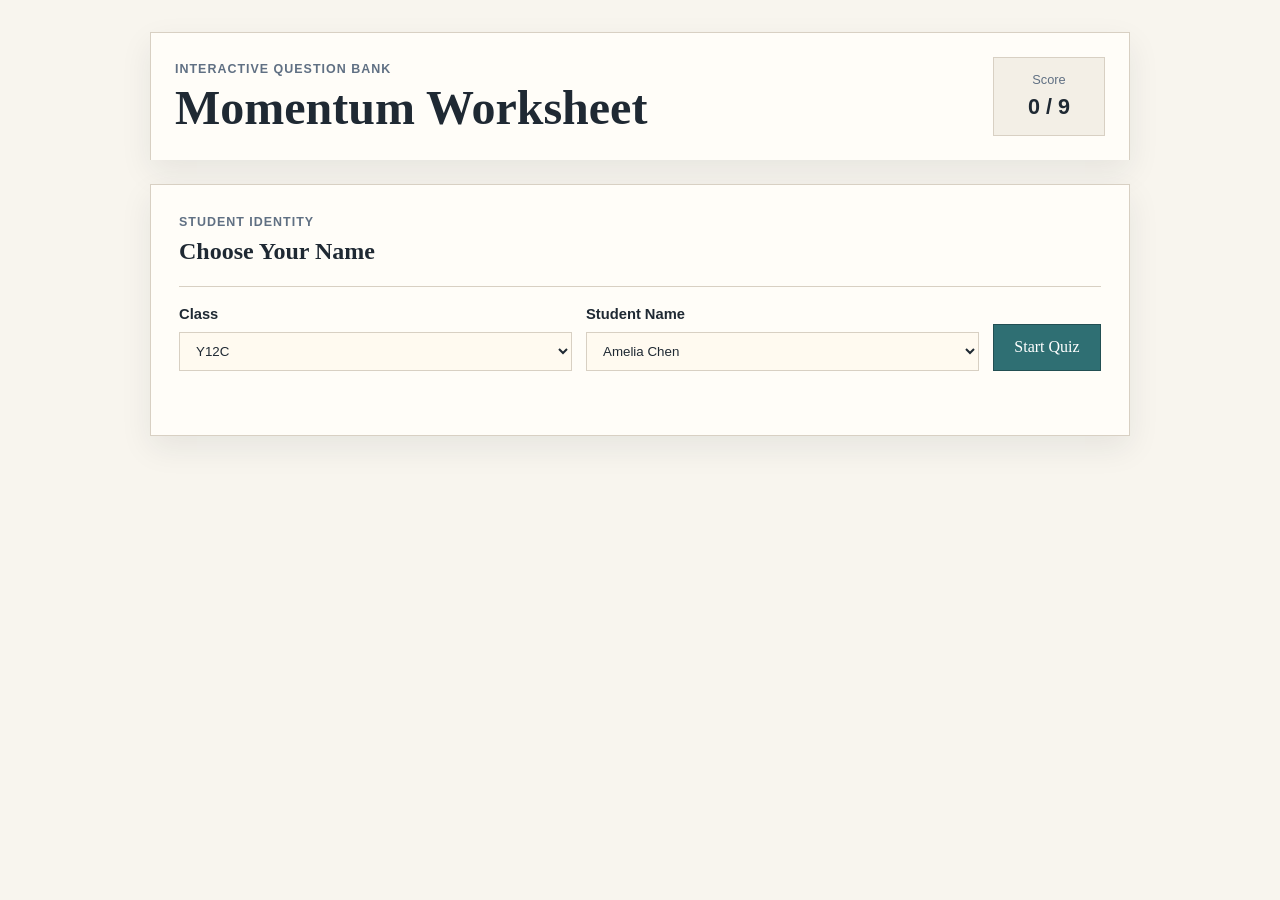
<file: index.html>
<!doctype html>
<html lang="en">
  <head>
    <meta charset="utf-8">
    <meta name="viewport" content="width=device-width, initial-scale=1">
    <title>Momentum Question Bank</title>
    <link rel="stylesheet" href="style.css">
  </head>
  <body>
    <main class="page-shell">
      <header class="page-header">
        <div>
          <p class="eyebrow">Interactive Question Bank</p>
          <h1>Momentum Worksheet</h1>
        </div>
        <div class="score-card" aria-live="polite">
          <span>Score</span>
          <strong id="score">0 / 9</strong>
        </div>
      </header>

      <section id="student-start-panel" class="student-start-panel">
        <div class="review-header">
          <div>
            <p class="eyebrow">Student identity</p>
            <h2>Choose Your Name</h2>
          </div>
        </div>

        <form id="student-start-form" class="student-start-form">
          <label>
            <span>Class</span>
            <select id="class-select" required></select>
          </label>
          <label>
            <span>Student Name</span>
            <select id="student-select" required></select>
          </label>
          <button id="start-quiz-button" type="submit">Start Quiz</button>
        </form>

        <div id="student-start-status" class="submission-status" aria-live="polite"></div>
      </section>

      <section id="quiz-panel" class="quiz-panel" aria-labelledby="question-title" hidden>
        <div class="quiz-meta">
          <span id="question-position">Question 1 of 11</span>
          <span id="question-type">Multiple choice</span>
          <span id="student-identity-label"></span>
        </div>

        <h2 id="question-title">Loading question...</h2>
        <div id="question-text" class="question-text"></div>
        <div id="topic-tags" class="topic-tags"></div>

        <form id="answer-form" class="answer-form"></form>

        <div id="feedback" class="feedback" aria-live="polite" hidden></div>

        <div class="actions">
          <button id="prev-button" type="button">Previous</button>
          <button id="submit-button" type="button">Submit</button>
          <button id="next-button" type="button">Next</button>
        </div>
      </section>

      <section id="review-section" class="review-panel" hidden>
        <div class="review-header">
          <div>
            <p class="eyebrow">Review</p>
            <h2>Review Mistakes</h2>
          </div>
          <p id="final-score"></p>
        </div>
        <div id="mistakes-list" class="mistakes-list"></div>
      </section>

      <section id="teacher-submission-section" class="teacher-submission-panel" hidden>
        <div class="review-header">
          <div>
            <p class="eyebrow">Teacher record</p>
            <h2>Submit to Teacher</h2>
          </div>
          <p id="submission-score-summary"></p>
        </div>

        <form id="teacher-submission-form" class="teacher-submission-form">
          <p id="teacher-submission-identity" class="selected-student-summary"></p>
          <button id="teacher-submit-button" type="submit">Submit to Teacher</button>
        </form>

        <div id="teacher-submission-status" class="submission-status" aria-live="polite"></div>
      </section>
    </main>

    <script src="script.js"></script>
  </body>
</html>
</file>
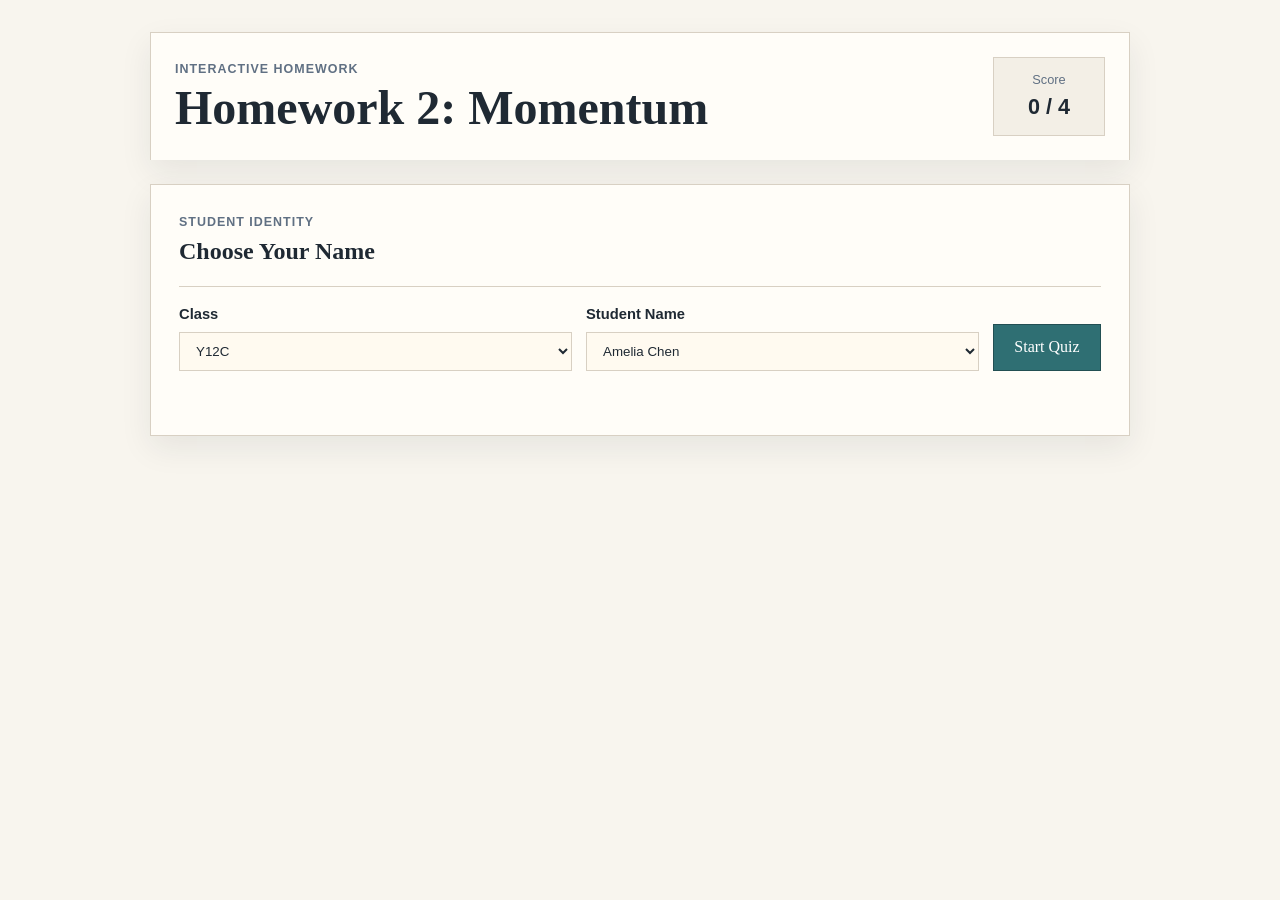
<file: homework-2/index.html>
<!doctype html>
<html lang="en">
  <head>
    <meta charset="utf-8">
    <meta name="viewport" content="width=device-width, initial-scale=1">
    <title>Homework 2: Momentum</title>
    <link rel="stylesheet" href="style.css">
  </head>
  <body>
    <main class="page-shell">
      <header class="page-header">
        <div>
          <p class="eyebrow">Interactive Homework</p>
          <h1>Homework 2: Momentum</h1>
        </div>
        <div class="score-card" aria-live="polite">
          <span>Score</span>
          <strong id="score">0 / 4</strong>
        </div>
      </header>

      <section id="student-start-panel" class="student-start-panel">
        <div class="review-header">
          <div>
            <p class="eyebrow">Student identity</p>
            <h2>Choose Your Name</h2>
          </div>
        </div>

        <form id="student-start-form" class="student-start-form">
          <label>
            <span>Class</span>
            <select id="class-select" required></select>
          </label>
          <label>
            <span>Student Name</span>
            <select id="student-select" required></select>
          </label>
          <button id="start-quiz-button" type="submit">Start Quiz</button>
        </form>

        <div id="student-start-status" class="submission-status" aria-live="polite"></div>
      </section>

      <section id="quiz-panel" class="quiz-panel" aria-labelledby="question-title" hidden>
        <div class="quiz-meta">
          <span id="question-position">Question 1 of 5</span>
          <span id="question-type">Multiple choice</span>
          <span id="student-identity-label"></span>
        </div>

        <h2 id="question-title">Loading question...</h2>
        <div id="question-text" class="question-text"></div>
        <div id="topic-tags" class="topic-tags"></div>

        <form id="answer-form" class="answer-form"></form>

        <div id="feedback" class="feedback" aria-live="polite" hidden></div>

        <div class="actions">
          <button id="prev-button" type="button">Previous</button>
          <button id="submit-button" type="button">Submit</button>
          <button id="next-button" type="button">Next</button>
        </div>
      </section>

      <section id="review-section" class="review-panel" hidden>
        <div class="review-header">
          <div>
            <p class="eyebrow">Review</p>
            <h2>Review Mistakes</h2>
          </div>
          <p id="final-score"></p>
        </div>
        <div id="mistakes-list" class="mistakes-list"></div>
      </section>

      <section id="teacher-submission-section" class="teacher-submission-panel" hidden>
        <div class="review-header">
          <div>
            <p class="eyebrow">Teacher record</p>
            <h2>Submit to Teacher</h2>
          </div>
          <p id="submission-score-summary"></p>
        </div>

        <form id="teacher-submission-form" class="teacher-submission-form">
          <p id="teacher-submission-identity" class="selected-student-summary"></p>
          <button id="teacher-submit-button" type="submit">Submit to Teacher</button>
        </form>

        <div id="teacher-submission-status" class="submission-status" aria-live="polite"></div>
      </section>
    </main>

    <script src="script.js?v=20260510-encoding-fix"></script>
  </body>
</html>
</file>
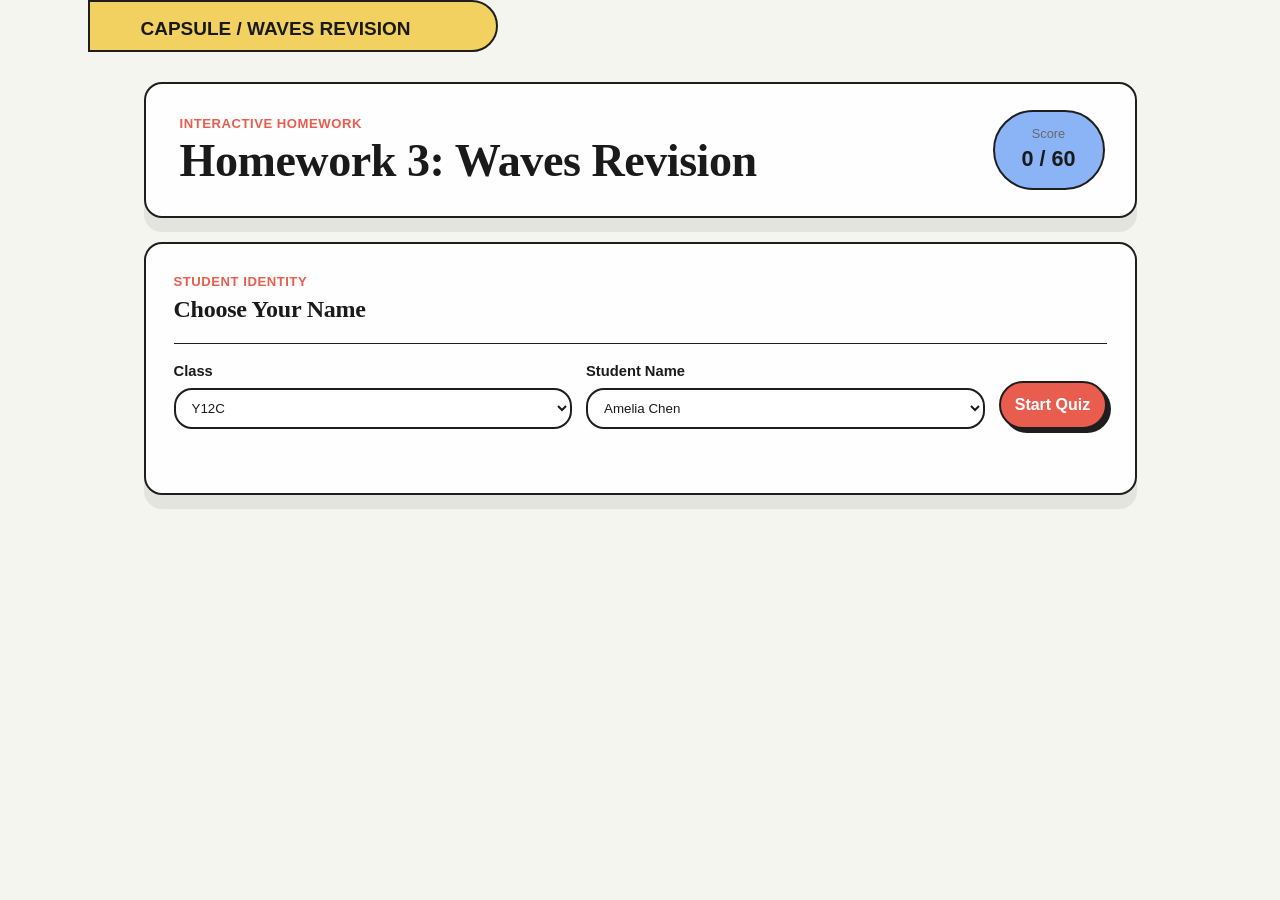
<file: homework-3/index.html>
<!doctype html>
<html lang="en">
  <head>
    <meta charset="utf-8">
    <meta name="viewport" content="width=device-width, initial-scale=1">
    <meta http-equiv="Cache-Control" content="no-cache, no-store, must-revalidate">
    <meta http-equiv="Pragma" content="no-cache">
    <meta http-equiv="Expires" content="0">
    <title>Homework 3: Waves Revision</title>
    <link rel="stylesheet" href="style.css">
  </head>
  <body>
    <main class="page-shell">
      <header class="page-header">
        <div>
          <p class="eyebrow">Interactive Homework</p>
          <h1>Homework 3: Waves Revision</h1>
        </div>
        <div class="score-card" aria-live="polite">
          <span>Score</span>
          <strong id="score">0 / 60</strong>
        </div>
      </header>

      <section id="student-start-panel" class="student-start-panel">
        <div class="review-header">
          <div>
            <p class="eyebrow">Student identity</p>
            <h2>Choose Your Name</h2>
          </div>
        </div>

        <form id="student-start-form" class="student-start-form">
          <label>
            <span>Class</span>
            <select id="class-select" required></select>
          </label>
          <label>
            <span>Student Name</span>
            <select id="student-select" required></select>
          </label>
          <button id="start-quiz-button" type="submit">Start Quiz</button>
        </form>

        <div id="student-start-status" class="submission-status" aria-live="polite"></div>
      </section>

      <section id="quiz-panel" class="quiz-panel" aria-labelledby="questions-list-title" hidden>
        <div class="quiz-meta">
          <span id="question-position">60 questions</span>
          <span id="question-type">Multiple choice</span>
          <span id="student-identity-label"></span>
        </div>

        <h2 id="questions-list-title">Answer the questions in order</h2>
        <div id="questions-list" class="questions-list"></div>
      </section>

      <section id="review-section" class="review-panel" hidden>
        <div class="review-header">
          <div>
            <p class="eyebrow">Review</p>
            <h2>Review Mistakes</h2>
          </div>
          <p id="final-score"></p>
        </div>
        <div id="mistakes-list" class="mistakes-list"></div>
      </section>

      <section id="teacher-submission-section" class="teacher-submission-panel" hidden>
        <div class="review-header">
          <div>
            <p class="eyebrow">Teacher record</p>
            <h2>Submit to Teacher</h2>
          </div>
          <p id="submission-score-summary"></p>
        </div>

        <form id="teacher-submission-form" class="teacher-submission-form">
          <p id="teacher-submission-identity" class="selected-student-summary"></p>
          <button id="teacher-submit-button" type="submit">Submit to Teacher</button>
        </form>

        <div id="teacher-submission-status" class="submission-status" aria-live="polite"></div>
      </section>
    </main>

    <script src="questions-data.js?v=20260511-homework3-max60"></script>
    <script src="script-max60.js?v=20260511-homework3-max60"></script>
  </body>
</html>
</file>
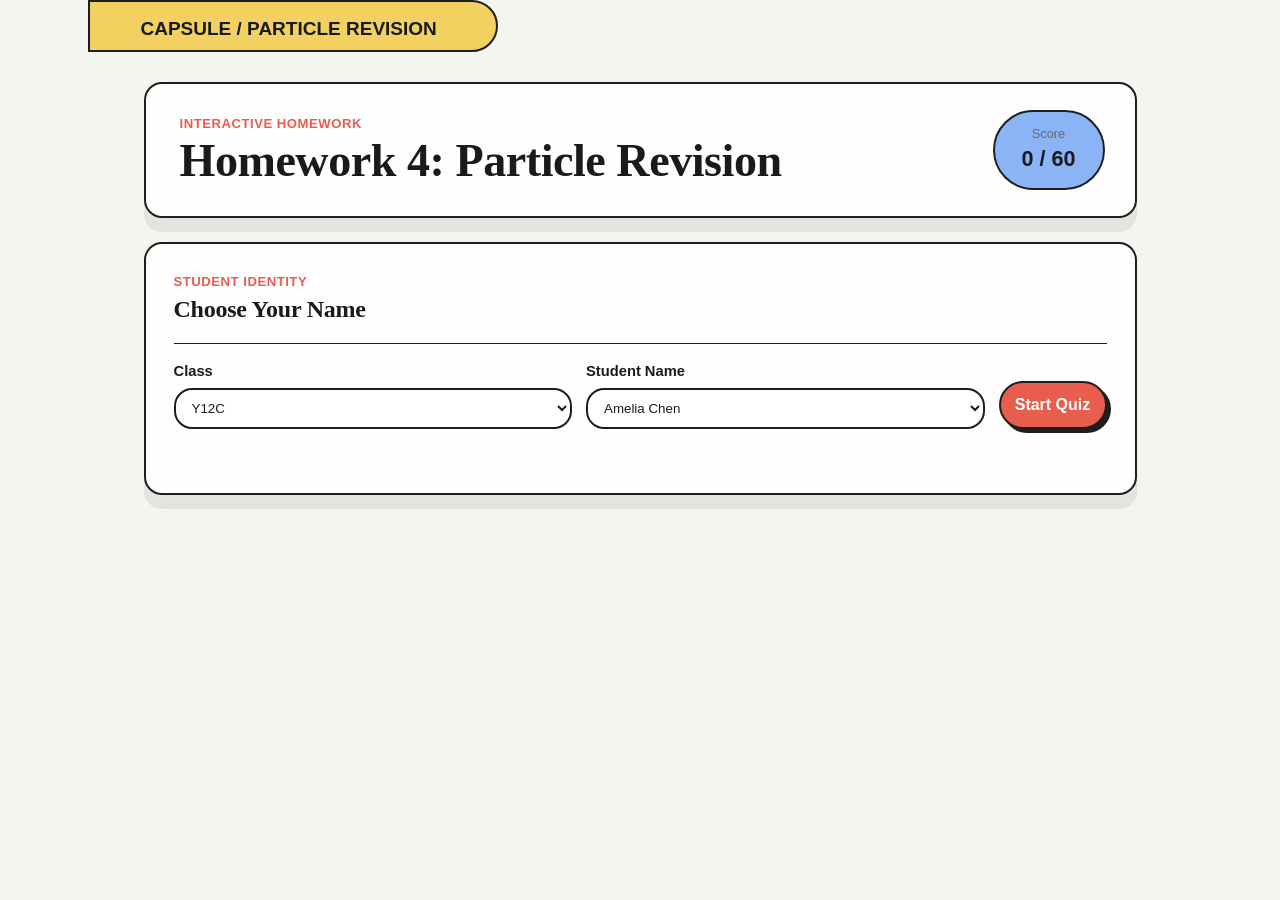
<file: homework-4/index.html>
<!doctype html>
<html lang="en">
  <head>
    <meta charset="utf-8">
    <meta name="viewport" content="width=device-width, initial-scale=1">
    <meta http-equiv="Cache-Control" content="no-cache, no-store, must-revalidate">
    <meta http-equiv="Pragma" content="no-cache">
    <meta http-equiv="Expires" content="0">
    <title>Homework 4: Particle Revision</title>
    <link rel="stylesheet" href="style.css">
  </head>
  <body>
    <main class="page-shell">
      <header class="page-header">
        <div>
          <p class="eyebrow">Interactive Homework</p>
          <h1>Homework 4: Particle Revision</h1>
        </div>
        <div class="score-card" aria-live="polite">
          <span>Score</span>
          <strong id="score">0 / 60</strong>
        </div>
      </header>

      <section id="student-start-panel" class="student-start-panel">
        <div class="review-header">
          <div>
            <p class="eyebrow">Student identity</p>
            <h2>Choose Your Name</h2>
          </div>
        </div>

        <form id="student-start-form" class="student-start-form">
          <label>
            <span>Class</span>
            <select id="class-select" required></select>
          </label>
          <label>
            <span>Student Name</span>
            <select id="student-select" required></select>
          </label>
          <button id="start-quiz-button" type="submit">Start Quiz</button>
        </form>

        <div id="student-start-status" class="submission-status" aria-live="polite"></div>
      </section>

      <section id="quiz-panel" class="quiz-panel" aria-labelledby="questions-list-title" hidden>
        <div class="quiz-meta">
          <span id="question-position">60 questions</span>
          <span id="question-type">Multiple choice</span>
          <span id="student-identity-label"></span>
        </div>

        <h2 id="questions-list-title">Answer the questions in order</h2>
        <div id="questions-list" class="questions-list"></div>
      </section>

      <section id="review-section" class="review-panel" hidden>
        <div class="review-header">
          <div>
            <p class="eyebrow">Review</p>
            <h2>Review Mistakes</h2>
          </div>
          <p id="final-score"></p>
        </div>
        <div id="mistakes-list" class="mistakes-list"></div>
      </section>

      <section id="teacher-submission-section" class="teacher-submission-panel" hidden>
        <div class="review-header">
          <div>
            <p class="eyebrow">Teacher record</p>
            <h2>Submit to Teacher</h2>
          </div>
          <p id="submission-score-summary"></p>
        </div>

        <form id="teacher-submission-form" class="teacher-submission-form">
          <p id="teacher-submission-identity" class="selected-student-summary"></p>
          <button id="teacher-submit-button" type="submit">Submit to Teacher</button>
        </form>

        <div id="teacher-submission-status" class="submission-status" aria-live="polite"></div>
      </section>
    </main>

    <script src="questions-data.js?v=20260518-homework4"></script>
    <script src="script-homework4.js?v=20260518-homework4"></script>
  </body>
</html>
</file>
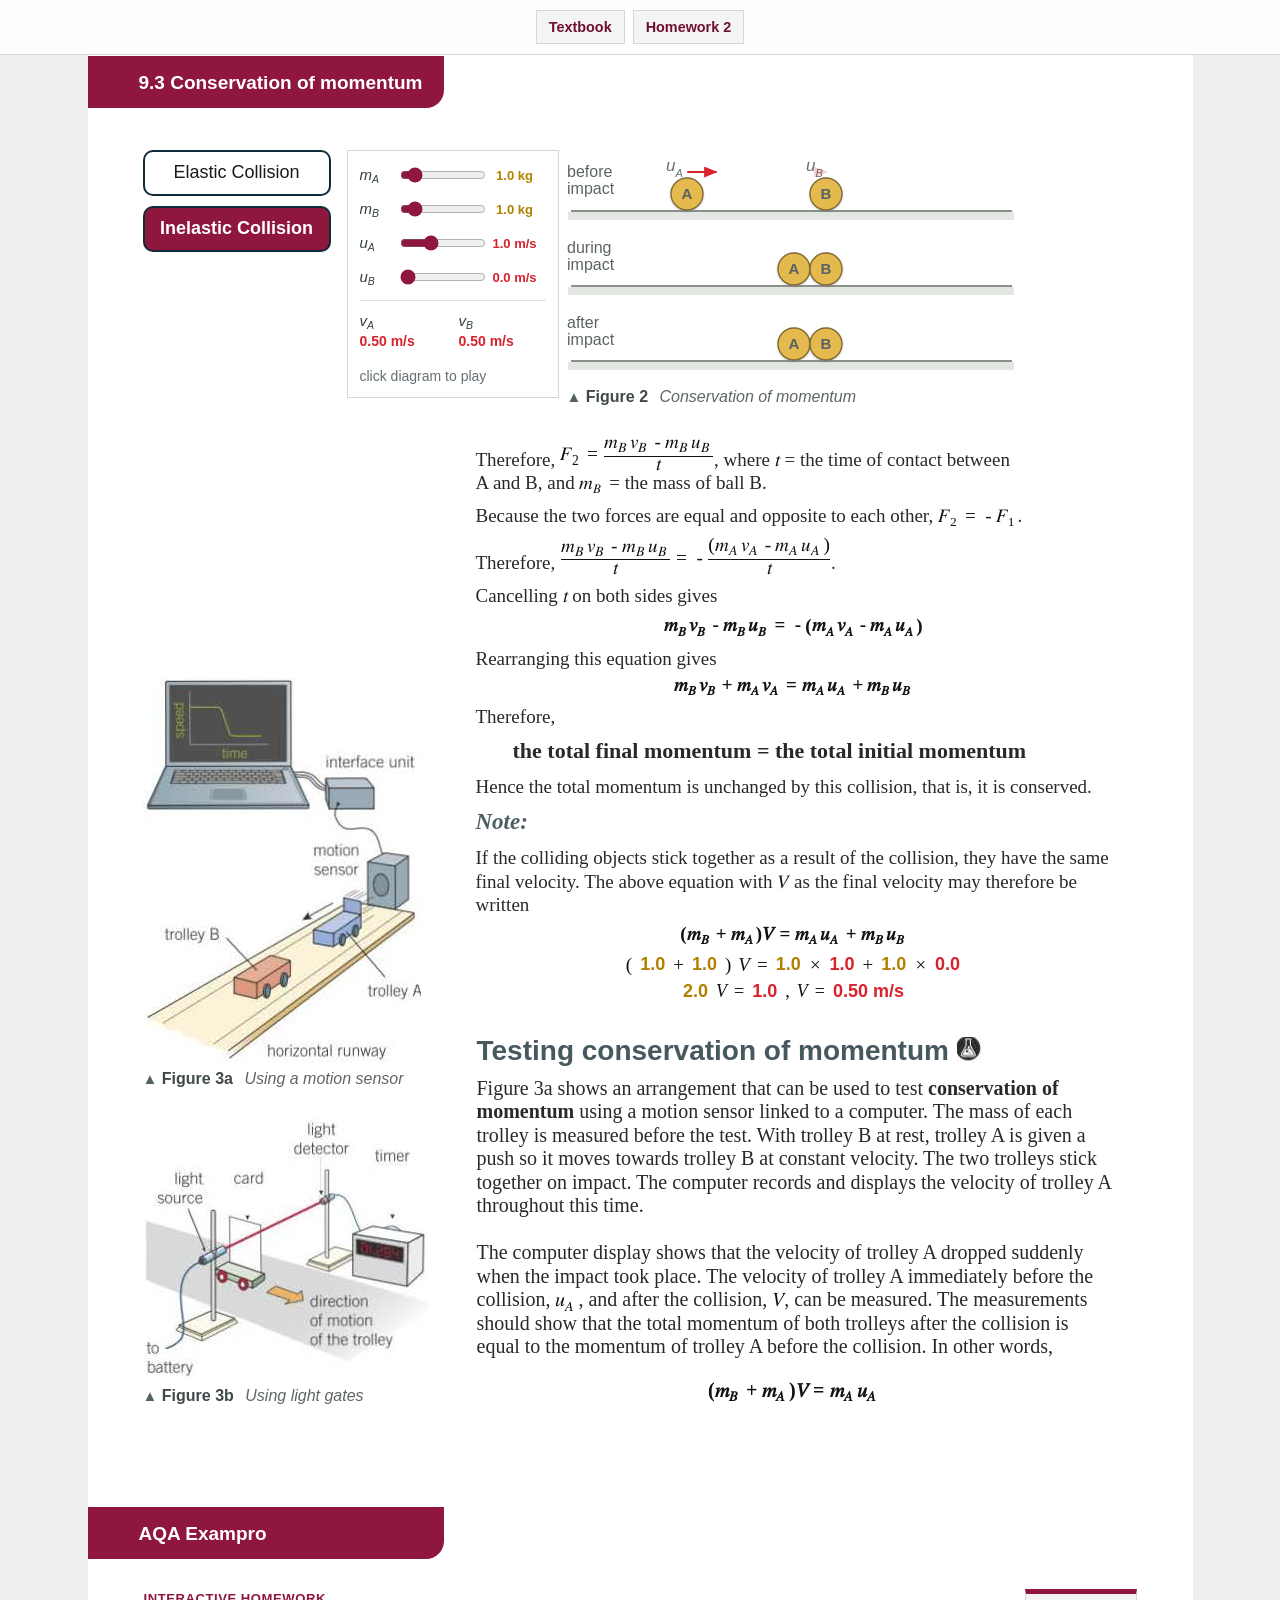
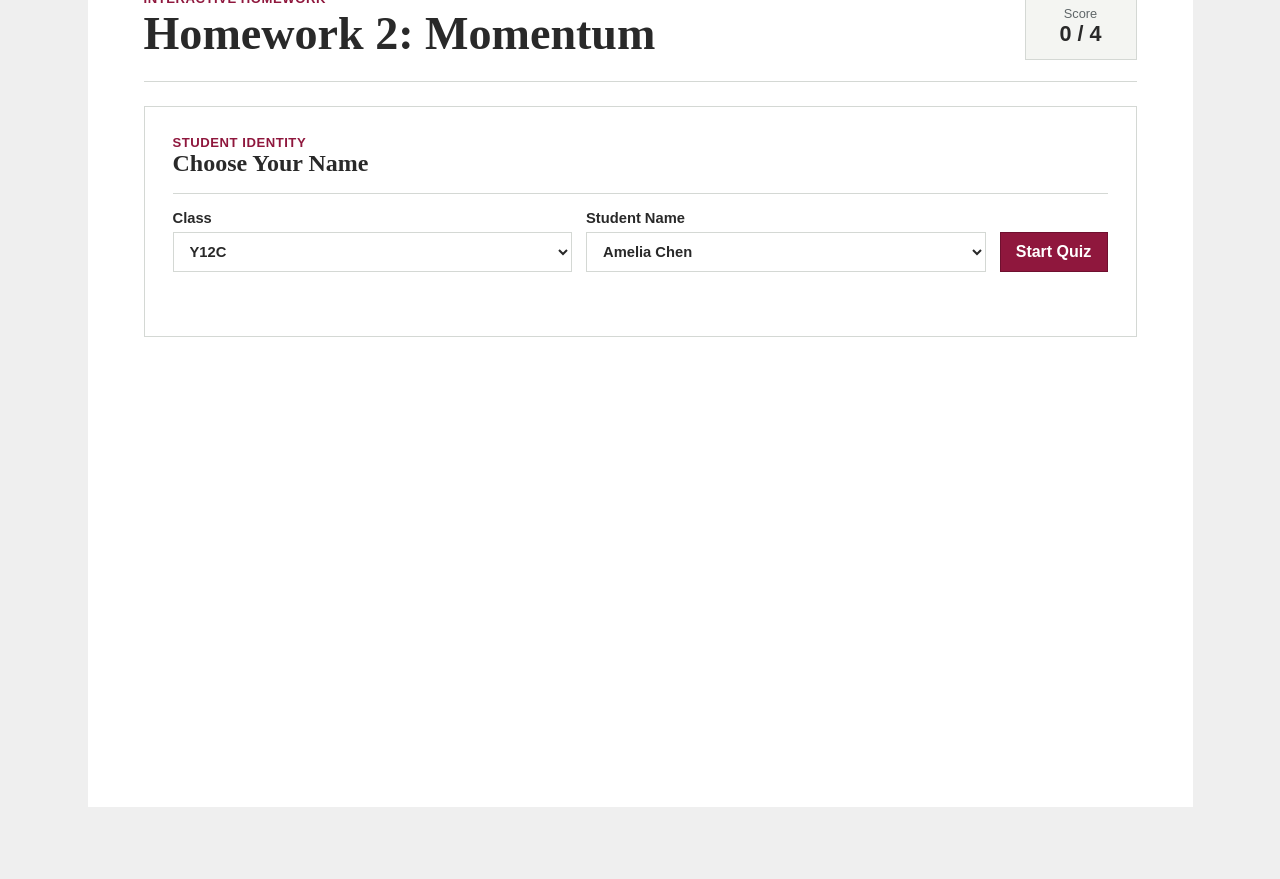
<file: textbook-homework/index.html>
<!doctype html>
<html lang="en">
  <head>
    <meta charset="utf-8">
    <meta name="viewport" content="width=device-width, initial-scale=1, minimum-scale=0.25, maximum-scale=5, user-scalable=yes">
    <title>9.3 Conservation of Momentum + Homework 2</title>
    <link rel="stylesheet" href="style.css">
  </head>
  <body>
    <main class="book-shell">
      <nav class="top-bar" aria-label="Section navigation">
        <a href="#textbook">Textbook</a>
        <a href="#homework">Homework 2</a>
      </nav>

      <section id="textbook" class="textbook-section" aria-label="Textbook page">
        <article class="textbook-page" aria-label="AQA Physics textbook page 162">
          <header class="section-tab">9.3 Conservation of momentum</header>

          <figure class="figure figure-2">
            <div class="figure2-mode-controls" aria-label="Collision type">
              <label>
                <input type="radio" name="figure2-collision-type" value="elastic">
                <span>Elastic Collision</span>
              </label>
              <label>
                <input type="radio" name="figure2-collision-type" value="inelastic" checked>
                <span>Inelastic Collision</span>
              </label>
            </div>

            <div class="figure2-controls" aria-label="Figure 2 collision variables">
              <label>
                <span>m<sub>A</sub></span>
                <input id="figure2-mA" type="range" min="0.5" max="5" step="0.1" value="1">
                <output id="figure2-mA-value" class="param-value mass-value">1.0 kg</output>
              </label>
              <label>
                <span>m<sub>B</sub></span>
                <input id="figure2-mB" type="range" min="0.5" max="5" step="0.1" value="1">
                <output id="figure2-mB-value" class="param-value mass-value">1.0 kg</output>
              </label>
              <label>
                <span>u<sub>A</sub></span>
                <input id="figure2-uA" type="range" min="0" max="3" step="0.1" value="1">
                <output id="figure2-uA-value" class="param-value velocity-value">1.0 m/s</output>
              </label>
              <label>
                <span>u<sub>B</sub></span>
                <input id="figure2-uB" type="range" min="0" max="3" step="0.1" value="0">
                <output id="figure2-uB-value" class="param-value velocity-value">0.0 m/s</output>
              </label>
              <div class="figure2-results" aria-live="polite">
                <span>v<sub>A</sub> <strong id="figure2-vA-value" class="param-value final-value">0.50 m/s</strong></span>
                <span>v<sub>B</sub> <strong id="figure2-vB-value" class="param-value final-value">0.50 m/s</strong></span>
              </div>
              <p id="figure2-status" class="figure2-status">click diagram to play</p>
            </div>

            <svg class="figure2-svg" viewBox="0 0 447 226" role="button" tabindex="0" aria-label="Play Figure 2 collision animation">
              <defs>
                <marker id="figure2-arrow" markerWidth="6" markerHeight="5" refX="5.4" refY="2.5" orient="auto">
                  <path d="M0,0 L6,2.5 L0,5 Z"></path>
                </marker>
                <marker id="figure2-final-arrow" markerWidth="6" markerHeight="5" refX="5.4" refY="2.5" orient="auto">
                  <path d="M0,0 L6,2.5 L0,5 Z"></path>
                </marker>
                <marker id="figure2-force-arrow" markerWidth="6" markerHeight="5" refX="5.4" refY="2.5" orient="auto">
                  <path d="M0,0 L6,2.5 L0,5 Z"></path>
                </marker>
                <filter id="figure2-soft-shadow" x="-20%" y="-20%" width="140%" height="140%">
                  <feDropShadow dx="0" dy="1" stdDeviation="0.8" flood-color="#6c6658" flood-opacity="0.35"></feDropShadow>
                </filter>
              </defs>

              <g class="figure2-row figure2-row-before">
                <text class="figure2-row-label" x="0" y="27">before<tspan x="0" dy="17">impact</tspan></text>
                <line class="figure2-track-shadow" x1="5" y1="66" x2="444" y2="66"></line>
                <line class="figure2-track" x1="5" y1="61" x2="444" y2="61"></line>
                <g id="figure2-before-a" class="figure2-ball" transform="translate(120 44)">
                  <circle r="16"></circle>
                  <text y="5">A</text>
                </g>
                <g id="figure2-before-b" class="figure2-ball" transform="translate(259 44)">
                  <circle r="16"></circle>
                  <text y="5">B</text>
                </g>
                <text id="figure2-uA-label" class="figure2-symbol" x="99" y="21">u<tspan class="figure2-sub">A</tspan></text>
                <line id="figure2-uA-arrow" class="figure2-velocity" x1="121" y1="22" x2="153" y2="22"></line>
                <text id="figure2-uB-label" class="figure2-symbol" x="239" y="21">u<tspan class="figure2-sub">B</tspan></text>
                <line id="figure2-uB-arrow" class="figure2-velocity" x1="259" y1="22" x2="293" y2="22"></line>
              </g>

              <g class="figure2-row figure2-row-during">
                <text class="figure2-row-label" x="0" y="103">during<tspan x="0" dy="17">impact</tspan></text>
                <line class="figure2-track-shadow" x1="5" y1="141" x2="444" y2="141"></line>
                <line class="figure2-track" x1="5" y1="136" x2="444" y2="136"></line>
                <g id="figure2-during-a" class="figure2-ball" transform="translate(225 119)">
                  <circle r="16"></circle>
                  <text y="5">A</text>
                </g>
                <g id="figure2-during-b" class="figure2-ball" transform="translate(257 119)">
                  <circle r="16"></circle>
                  <text y="5">B</text>
                </g>
                <text id="figure2-f1-label" class="figure2-symbol figure2-force-label" x="188" y="111">F<tspan class="figure2-sub">1</tspan></text>
                <line id="figure2-during-a-arrow" class="figure2-velocity figure2-force-arrow" x1="225" y1="119" x2="193" y2="119"></line>
                <text id="figure2-f2-label" class="figure2-symbol figure2-force-label" x="292" y="111">F<tspan class="figure2-sub">2</tspan></text>
                <line id="figure2-during-b-arrow" class="figure2-velocity figure2-force-arrow" x1="257" y1="119" x2="289" y2="119"></line>
              </g>

              <g class="figure2-row figure2-row-after">
                <text class="figure2-row-label" x="0" y="178">after<tspan x="0" dy="17">impact</tspan></text>
                <line class="figure2-track-shadow" x1="5" y1="216" x2="444" y2="216"></line>
                <line class="figure2-track" x1="5" y1="211" x2="444" y2="211"></line>
                <g id="figure2-after-a" class="figure2-ball" transform="translate(296 194)">
                  <circle r="16"></circle>
                  <text y="5">A</text>
                </g>
                <g id="figure2-after-b" class="figure2-ball" transform="translate(407 194)">
                  <circle r="16"></circle>
                  <text y="5">B</text>
                </g>
                <text id="figure2-vA-label" class="figure2-symbol figure2-final-symbol" x="277" y="171">v<tspan class="figure2-sub">A</tspan></text>
                <line id="figure2-vA-arrow" class="figure2-velocity figure2-final-velocity" x1="296" y1="172" x2="329" y2="172"></line>
                <text id="figure2-vB-label" class="figure2-symbol figure2-final-symbol" x="389" y="171">v<tspan class="figure2-sub">B</tspan></text>
                <line id="figure2-vB-arrow" class="figure2-velocity figure2-final-velocity" x1="408" y1="172" x2="442" y2="172"></line>
              </g>

              <g class="figure2-motion-layer" aria-hidden="true">
                <g class="figure2-motion-ball figure2-motion-a">
                  <circle r="16"></circle>
                  <text y="5">A</text>
                </g>
                <g class="figure2-motion-ball figure2-motion-b">
                  <circle r="16"></circle>
                  <text y="5">B</text>
                </g>
              </g>
            </svg>
            <figcaption><span class="caption-triangle">&#9650;</span> <strong>Figure 2</strong> <em>Conservation of momentum</em></figcaption>
          </figure>

          <section class="derivation" aria-label="Formula derivation">
            <p>
              Therefore,
              <math class="inline-math tall-math" xmlns="http://www.w3.org/1998/Math/MathML">
                <msub><mi>F</mi><mn>2</mn></msub>
                <mo>=</mo>
                <mfrac>
                  <mrow>
                    <msub><mi>m</mi><mi>B</mi></msub><msub><mi>v</mi><mi>B</mi></msub>
                    <mo>-</mo>
                    <msub><mi>m</mi><mi>B</mi></msub><msub><mi>u</mi><mi>B</mi></msub>
                  </mrow>
                  <mi>t</mi>
                </mfrac>
              </math>,
              where <math class="inline-math" xmlns="http://www.w3.org/1998/Math/MathML"><mi>t</mi></math> = the time of contact between<br>
              A and B, and <math class="inline-math" xmlns="http://www.w3.org/1998/Math/MathML"><msub><mi>m</mi><mi>B</mi></msub></math> = the mass of ball B.
            </p>

            <p>
              Because the two forces are equal and opposite to each other,
              <math class="inline-math" xmlns="http://www.w3.org/1998/Math/MathML">
                <msub><mi>F</mi><mn>2</mn></msub>
                <mo>=</mo>
                <mo>-</mo>
                <msub><mi>F</mi><mn>1</mn></msub>
              </math>.
            </p>

            <p>
              Therefore,
              <math class="inline-math tall-math" xmlns="http://www.w3.org/1998/Math/MathML">
                <mfrac>
                  <mrow>
                    <msub><mi>m</mi><mi>B</mi></msub><msub><mi>v</mi><mi>B</mi></msub>
                    <mo>-</mo>
                    <msub><mi>m</mi><mi>B</mi></msub><msub><mi>u</mi><mi>B</mi></msub>
                  </mrow>
                  <mi>t</mi>
                </mfrac>
                <mo>=</mo>
                <mo>-</mo>
                <mfrac>
                  <mrow>
                    <mo>(</mo>
                    <msub><mi>m</mi><mi>A</mi></msub><msub><mi>v</mi><mi>A</mi></msub>
                    <mo>-</mo>
                    <msub><mi>m</mi><mi>A</mi></msub><msub><mi>u</mi><mi>A</mi></msub>
                    <mo>)</mo>
                  </mrow>
                  <mi>t</mi>
                </mfrac>
              </math>.
            </p>

            <p>Cancelling <math class="inline-math" xmlns="http://www.w3.org/1998/Math/MathML"><mi>t</mi></math> on both sides gives</p>

            <p class="equation">
              <math class="bold-math" display="block" xmlns="http://www.w3.org/1998/Math/MathML">
                <msub><mi>m</mi><mi>B</mi></msub><msub><mi>v</mi><mi>B</mi></msub>
                <mo>-</mo>
                <msub><mi>m</mi><mi>B</mi></msub><msub><mi>u</mi><mi>B</mi></msub>
                <mo>=</mo>
                <mo>-</mo>
                <mo>(</mo>
                <msub><mi>m</mi><mi>A</mi></msub><msub><mi>v</mi><mi>A</mi></msub>
                <mo>-</mo>
                <msub><mi>m</mi><mi>A</mi></msub><msub><mi>u</mi><mi>A</mi></msub>
                <mo>)</mo>
              </math>
            </p>

            <p>Rearranging this equation gives</p>

            <p class="equation">
              <math class="bold-math" display="block" xmlns="http://www.w3.org/1998/Math/MathML">
                <msub><mi>m</mi><mi>B</mi></msub><msub><mi>v</mi><mi>B</mi></msub>
                <mo>+</mo>
                <msub><mi>m</mi><mi>A</mi></msub><msub><mi>v</mi><mi>A</mi></msub>
                <mo>=</mo>
                <msub><mi>m</mi><mi>A</mi></msub><msub><mi>u</mi><mi>A</mi></msub>
                <mo>+</mo>
                <msub><mi>m</mi><mi>B</mi></msub><msub><mi>u</mi><mi>B</mi></msub>
              </math>
            </p>

            <p>Therefore,</p>

            <p class="bold-equation">the total final momentum = the total initial momentum</p>

            <p>Hence the total momentum is unchanged by this collision, that is, it is conserved.</p>

            <p class="note-label">Note:</p>
            <p>
              If the colliding objects stick together as a result of the collision, they
              have the same final velocity. The above equation with
              <math class="inline-math" xmlns="http://www.w3.org/1998/Math/MathML"><mi>V</mi></math>
              as the final velocity may therefore be written
            </p>

            <p class="equation note-equation">
              <math class="bold-math" display="block" xmlns="http://www.w3.org/1998/Math/MathML">
                <mo>(</mo>
                <msub><mi>m</mi><mi>B</mi></msub>
                <mo>+</mo>
                <msub><mi>m</mi><mi>A</mi></msub>
                <mo>)</mo>
                <mi>V</mi>
                <mo>=</mo>
                <msub><mi>m</mi><mi>A</mi></msub><msub><mi>u</mi><mi>A</mi></msub>
                <mo>+</mo>
                <msub><mi>m</mi><mi>B</mi></msub><msub><mi>u</mi><mi>B</mi></msub>
              </math>
            </p>

            <div id="figure2-substitution" class="figure2-substitution" aria-live="polite" hidden>
              <div class="substitution-line">
                <span>(</span>
                <span id="sub-mB" class="sub-chip mass-chip">1.0</span>
                <span>+</span>
                <span id="sub-mA" class="sub-chip mass-chip">1.0</span>
                <span>)</span>
                <span class="sub-symbol">V</span>
                <span>=</span>
                <span id="sub-mA-rhs" class="sub-chip mass-chip">1.0</span>
                <span class="sub-times">&times;</span>
                <span id="sub-uA" class="sub-chip velocity-chip">1.0</span>
                <span>+</span>
                <span id="sub-mB-rhs" class="sub-chip mass-chip">1.0</span>
                <span class="sub-times">&times;</span>
                <span id="sub-uB" class="sub-chip velocity-chip">0.0</span>
              </div>
              <div class="substitution-line compact-line">
                <span id="sub-total-mass" class="sub-chip mass-chip">2.0</span>
                <span class="sub-symbol">V</span>
                <span>=</span>
                <span id="sub-total-momentum" class="sub-chip final-chip">1.0</span>
                <span>,</span>
                <span class="sub-symbol">V</span>
                <span>=</span>
                <strong id="sub-final-v" class="sub-chip final-chip">0.50 m/s</strong>
              </div>
            </div>
          </section>

          <figure class="figure figure-3a">
            <img src="assets/textbook/figure-3a-diagram.png" alt="Motion sensor arrangement with trolley A, trolley B, horizontal runway, interface unit and computer.">
            <figcaption><span class="caption-triangle">&#9650;</span> <strong>Figure 3a</strong> <em>Using a motion sensor</em></figcaption>
          </figure>

          <figure class="figure figure-3b">
            <img src="assets/textbook/figure-3b-diagram.png" alt="Light gate arrangement with light source, card, detector, timer and trolley direction.">
            <figcaption><span class="caption-triangle">&#9650;</span> <strong>Figure 3b</strong> <em>Using light gates</em></figcaption>
          </figure>

          <section class="testing" aria-label="Testing conservation of momentum">
            <h1>Testing conservation of momentum <img src="assets/textbook/lab-icon.png" alt=""></h1>

            <p>
              Figure 3a shows an arrangement that can be used to test
              <strong>conservation of momentum</strong> using a motion sensor linked to a computer. The mass
              of each trolley is measured before the test. With trolley B at rest, trolley
              A is given a push so it moves towards trolley B at constant velocity.
              The two trolleys stick together on impact. The computer records and
              displays the velocity of trolley A throughout this time.
            </p>

            <p>
              The computer display shows that the velocity of trolley A dropped
              suddenly when the impact took place. The velocity of trolley A
              immediately before the collision,
              <math class="inline-math" xmlns="http://www.w3.org/1998/Math/MathML"><msub><mi>u</mi><mi>A</mi></msub></math>,
              and after the collision,
              <math class="inline-math" xmlns="http://www.w3.org/1998/Math/MathML"><mi>V</mi></math>,
              can be measured. The measurements should show that the total momentum
              of both trolleys after the collision is equal to the momentum of trolley
              A before the collision. In other words,
            </p>

            <p class="equation testing-equation">
              <math class="bold-math" display="block" xmlns="http://www.w3.org/1998/Math/MathML">
                <mo>(</mo>
                <msub><mi>m</mi><mi>B</mi></msub>
                <mo>+</mo>
                <msub><mi>m</mi><mi>A</mi></msub>
                <mo>)</mo>
                <mi>V</mi>
                <mo>=</mo>
                <msub><mi>m</mi><mi>A</mi></msub><msub><mi>u</mi><mi>A</mi></msub>
              </math>
            </p>
          </section>

        </article>
      </section>

      <section id="homework" class="homework-section" aria-label="Homework 2 Momentum">
        <div class="page-shell">
          <header class="page-header">
            <div>
              <p class="eyebrow">Interactive Homework</p>
              <h1>Homework 2: Momentum</h1>
            </div>
            <div class="score-card" aria-live="polite">
              <span>Score</span>
              <strong id="score">0 / 4</strong>
            </div>
          </header>

          <section id="student-start-panel" class="student-start-panel">
            <div class="review-header">
              <div>
                <p class="eyebrow">Student identity</p>
                <h2>Choose Your Name</h2>
              </div>
            </div>

            <form id="student-start-form" class="student-start-form">
              <label>
                <span>Class</span>
                <select id="class-select" required></select>
              </label>
              <label>
                <span>Student Name</span>
                <select id="student-select" required></select>
              </label>
              <button id="start-quiz-button" type="submit">Start Quiz</button>
            </form>

            <div id="student-start-status" class="submission-status" aria-live="polite"></div>
          </section>

          <section id="quiz-panel" class="quiz-panel homework-list-panel" aria-labelledby="homework-list-title" hidden>
            <div class="quiz-meta">
              <span id="question-position">All questions</span>
              <span id="question-type">Continuous homework</span>
              <span id="student-identity-label"></span>
            </div>

            <h2 id="homework-list-title">Homework questions</h2>
            <div id="all-questions-list" class="all-questions-list"></div>
          </section>

          <section id="review-section" class="review-panel" hidden>
            <div class="review-header">
              <div>
                <p class="eyebrow">Review</p>
                <h2>Review Mistakes</h2>
              </div>
              <p id="final-score"></p>
            </div>
            <div id="mistakes-list" class="mistakes-list"></div>
          </section>

          <section id="teacher-submission-section" class="teacher-submission-panel" hidden>
            <div class="review-header">
              <div>
                <p class="eyebrow">Teacher record</p>
                <h2>Submit to Teacher</h2>
              </div>
              <p id="submission-score-summary"></p>
            </div>

            <form id="teacher-submission-form" class="teacher-submission-form">
              <p id="teacher-submission-identity" class="selected-student-summary"></p>
              <button id="teacher-submit-button" type="submit">Submit to Teacher</button>
            </form>

            <div id="teacher-submission-status" class="submission-status" aria-live="polite"></div>
          </section>
        </div>
      </section>
    </main>

    <script src="figure2.js"></script>
    <script src="homework2.js"></script>
  </body>
</html>
</file>
<file: style.css>
:root {
  --paper: #f8f5ee;
  --ink: #1f2933;
  --muted: #607083;
  --line: #d8d0c3;
  --panel: #fffdf8;
  --accent: #2f6f73;
  --accent-dark: #224f53;
  --correct: #17663a;
  --incorrect: #9b2c2c;
  --warn-bg: #fff4df;
  --shadow: 0 12px 30px rgba(31, 41, 51, 0.08);
}

* {
  box-sizing: border-box;
}

body {
  margin: 0;
  background: var(--paper);
  color: var(--ink);
  font-family: Georgia, "Times New Roman", serif;
  line-height: 1.55;
}

button,
input,
textarea {
  font: inherit;
}

.page-shell {
  width: min(980px, calc(100% - 32px));
  margin: 0 auto;
  padding: 32px 0 48px;
}

.page-header,
.quiz-panel,
.review-panel,
.teacher-submission-panel,
.student-start-panel {
  border: 1px solid var(--line);
  background: var(--panel);
  box-shadow: var(--shadow);
}

.page-header {
  display: flex;
  align-items: center;
  justify-content: space-between;
  gap: 24px;
  padding: 24px;
  border-bottom: 0;
}

.eyebrow {
  margin: 0 0 4px;
  color: var(--muted);
  font-family: Arial, sans-serif;
  font-size: 0.78rem;
  font-weight: 700;
  letter-spacing: 0.08em;
  text-transform: uppercase;
}

h1,
h2,
p {
  margin-top: 0;
}

h1 {
  margin-bottom: 0;
  font-size: clamp(2rem, 4vw, 3rem);
  line-height: 1.05;
}

.score-card {
  min-width: 112px;
  padding: 12px 16px;
  border: 1px solid var(--line);
  background: #f3efe6;
  text-align: center;
  font-family: Arial, sans-serif;
}

.score-card span {
  display: block;
  color: var(--muted);
  font-size: 0.8rem;
}

.score-card strong {
  display: block;
  font-size: 1.35rem;
}

.quiz-panel,
.review-panel,
.teacher-submission-panel,
.student-start-panel {
  padding: 28px;
}

.quiz-meta {
  display: flex;
  flex-wrap: wrap;
  gap: 10px;
  margin-bottom: 18px;
  font-family: Arial, sans-serif;
}

.quiz-meta span,
.topic-tags span {
  border: 1px solid var(--line);
  background: #f3efe6;
  color: var(--muted);
  padding: 4px 9px;
  font-size: 0.82rem;
}

#question-title {
  margin-bottom: 14px;
  font-size: 1.45rem;
}

.question-text {
  margin-bottom: 18px;
  font-size: 1.05rem;
}

.question-text > div:first-child,
.subpart-text > div:first-child {
  white-space: normal;
}

.topic-tags {
  display: flex;
  flex-wrap: wrap;
  gap: 8px;
  margin-bottom: 22px;
  font-family: Arial, sans-serif;
}

.answer-form {
  display: grid;
  gap: 12px;
}

.option-row {
  display: grid;
  grid-template-columns: 28px 1fr;
  gap: 12px;
  align-items: start;
  padding: 13px 14px;
  border: 1px solid var(--line);
  background: #fffaf0;
  cursor: pointer;
}

.option-row:hover {
  border-color: var(--accent);
}

.option-row input {
  margin-top: 6px;
}

.option-row.selected {
  outline: 2px solid rgba(47, 111, 115, 0.35);
}

.option-row.correct {
  border-color: var(--correct);
  background: #eef8f0;
}

.option-row.incorrect {
  border-color: var(--incorrect);
  background: #fff0f0;
}

.option-label {
  font-family: Arial, sans-serif;
  font-weight: 700;
}

.option-content {
  min-width: 0;
}

.question-media,
.option-media,
.mark-scheme-media {
  display: flex;
  flex-wrap: wrap;
  gap: 14px;
  align-items: center;
  margin-top: 14px;
}

.question-media {
  margin-bottom: 4px;
}

.media-item {
  margin: 0;
  padding: 8px;
  border: 1px solid var(--line);
  background: #fff;
}

.media-item figcaption {
  margin-bottom: 6px;
  color: var(--muted);
  font-family: Arial, sans-serif;
  font-size: 0.78rem;
}

.media-item img {
  display: block;
  max-width: 100%;
  height: auto;
}

.diagram-item {
  width: min(100%, 520px);
}

.diagram-item img {
  margin: 0 auto;
}

.formula-item {
  width: fit-content;
  max-width: 100%;
  padding: 6px 8px;
}

.formula-item img {
  max-height: 80px;
}

.inline-formula {
  display: inline-flex;
  vertical-align: middle;
  margin: 0 4px;
  padding: 2px 4px;
  border: 1px solid var(--line);
  background: #fff;
}

.inline-formula img {
  display: block;
  max-height: 42px;
  max-width: min(260px, 70vw);
}

.option-media {
  gap: 10px;
  margin-top: 8px;
}

.option-media .formula-item {
  display: inline-flex;
  align-items: center;
  gap: 8px;
}

.option-media .formula-item figcaption {
  margin: 0;
  white-space: nowrap;
}

.option-media .formula-item img {
  max-height: 42px;
}

sup,
sub {
  line-height: 0;
}

.long-answer {
  width: 100%;
  min-height: 130px;
  resize: vertical;
  border: 1px solid var(--line);
  background: #fffaf0;
  color: var(--ink);
  padding: 12px;
  margin-top: 12px;
}

.subparts {
  display: grid;
  gap: 18px;
}

.subpart {
  border-left: 4px solid var(--line);
  padding-left: 14px;
}

.long-subpart {
  border: 1px solid var(--line);
  border-left: 4px solid var(--accent);
  background: #fffaf0;
  padding: 16px;
}

.subpart h3 {
  margin: 0 0 6px;
  font-family: Arial, sans-serif;
  font-size: 1rem;
}

.subpart-text p,
.subpart-text div {
  margin-bottom: 0;
}

.subpart-tools {
  display: flex;
  flex-wrap: wrap;
  align-items: center;
  justify-content: space-between;
  gap: 12px;
  margin-top: 12px;
}

.mark-scheme-button {
  min-width: 150px;
}

.self-score {
  margin: 0;
  color: var(--accent-dark);
  font-family: Arial, sans-serif;
  font-size: 0.92rem;
  font-weight: 700;
}

.long-answer-total {
  border: 1px solid var(--line);
  background: #f3efe6;
  color: var(--accent-dark);
  padding: 12px 14px;
  font-family: Arial, sans-serif;
  font-weight: 700;
}

.subpart-mark-scheme {
  margin-top: 14px;
  border-top: 1px solid var(--line);
  padding-top: 14px;
}

.subpart-mark-scheme h4 {
  margin: 0 0 10px;
  font-family: Arial, sans-serif;
  font-size: 0.98rem;
}

.mark-point-list {
  display: grid;
  gap: 10px;
  margin: 0;
  padding-left: 24px;
}

.mark-point {
  padding-left: 4px;
}

.mark-point-label {
  display: grid;
  grid-template-columns: 20px 1fr;
  gap: 10px;
  align-items: start;
  cursor: pointer;
}

.mark-point-label input {
  margin-top: 5px;
}

.mark-scheme-score {
  margin-top: 12px;
}

.feedback {
  margin-top: 18px;
  border: 1px solid var(--line);
  padding: 14px;
  background: var(--warn-bg);
}

.feedback.correct {
  border-color: var(--correct);
  background: #eef8f0;
}

.feedback.incorrect {
  border-color: var(--incorrect);
  background: #fff0f0;
}

.feedback h3 {
  margin: 0 0 8px;
  font-family: Arial, sans-serif;
  font-size: 1rem;
}

.feedback p,
.feedback ul {
  margin-bottom: 0;
}

.feedback ul + .mark-scheme-media {
  margin-bottom: 16px;
}

.actions {
  display: flex;
  justify-content: space-between;
  gap: 12px;
  margin-top: 24px;
}

button {
  min-width: 108px;
  border: 1px solid var(--accent-dark);
  background: var(--accent);
  color: white;
  padding: 10px 14px;
  cursor: pointer;
}

button:hover:not(:disabled) {
  background: var(--accent-dark);
}

button:disabled {
  border-color: var(--line);
  background: #d7d1c5;
  color: #756f66;
  cursor: not-allowed;
}

.review-panel {
  margin-top: 24px;
}

.teacher-submission-panel,
.student-start-panel {
  margin-top: 24px;
}

.review-header {
  display: flex;
  align-items: start;
  justify-content: space-between;
  gap: 18px;
  border-bottom: 1px solid var(--line);
  padding-bottom: 16px;
  margin-bottom: 16px;
}

.review-header h2,
.review-header p {
  margin-bottom: 0;
}

.mistakes-list {
  display: grid;
  gap: 14px;
}

.mistake-item {
  border: 1px solid var(--line);
  background: #fffaf0;
  padding: 14px;
}

.mistake-item h3 {
  margin: 0 0 8px;
  font-size: 1.05rem;
}

.mistake-item p {
  margin-bottom: 8px;
}

.teacher-submission-form,
.student-start-form {
  display: grid;
  grid-template-columns: 1fr 1fr auto;
  gap: 14px;
  align-items: end;
}

.teacher-submission-form label,
.student-start-form label {
  display: grid;
  gap: 6px;
  font-family: Arial, sans-serif;
  font-size: 0.92rem;
  font-weight: 700;
}

.teacher-submission-form input,
.student-start-form select {
  width: 100%;
  border: 1px solid var(--line);
  background: #fffaf0;
  color: var(--ink);
  padding: 10px 12px;
}

.selected-student-summary {
  margin: 0;
  border: 1px solid var(--line);
  background: #f3efe6;
  padding: 10px 12px;
  font-family: Arial, sans-serif;
  font-weight: 700;
}

.submission-status {
  min-height: 1.5em;
  margin-top: 14px;
  color: var(--muted);
  font-family: Arial, sans-serif;
  font-size: 0.92rem;
}

.submission-status.visible {
  border: 1px solid var(--line);
  background: #f3efe6;
  padding: 10px 12px;
}

.error-message {
  border: 1px solid var(--incorrect);
  background: #fff0f0;
  padding: 14px;
}

@media (max-width: 680px) {
  .page-shell {
    width: min(100% - 20px, 980px);
    padding-top: 16px;
  }

  .page-header,
  .review-header {
    display: block;
  }

  .score-card {
    margin-top: 18px;
    width: 100%;
  }

  .quiz-panel,
  .review-panel,
  .teacher-submission-panel,
  .student-start-panel,
  .page-header {
    padding: 18px;
  }

  .teacher-submission-form,
  .student-start-form {
    grid-template-columns: 1fr;
  }

  .actions {
    display: grid;
    grid-template-columns: 1fr 1fr;
  }

  #submit-button {
    grid-column: 1 / -1;
    order: -1;
  }

  button {
    width: 100%;
  }
}
</file>
<file: homework-2/style.css>
:root {
  --paper: #f8f5ee;
  --ink: #1f2933;
  --muted: #607083;
  --line: #d8d0c3;
  --panel: #fffdf8;
  --accent: #2f6f73;
  --accent-dark: #224f53;
  --correct: #17663a;
  --incorrect: #9b2c2c;
  --warn-bg: #fff4df;
  --shadow: 0 12px 30px rgba(31, 41, 51, 0.08);
}

* {
  box-sizing: border-box;
}

body {
  margin: 0;
  background: var(--paper);
  color: var(--ink);
  font-family: Georgia, "Times New Roman", serif;
  line-height: 1.55;
}

button,
input,
textarea {
  font: inherit;
}

.page-shell {
  width: min(980px, calc(100% - 32px));
  margin: 0 auto;
  padding: 32px 0 48px;
}

.page-header,
.quiz-panel,
.review-panel,
.teacher-submission-panel,
.student-start-panel {
  border: 1px solid var(--line);
  background: var(--panel);
  box-shadow: var(--shadow);
}

.page-header {
  display: flex;
  align-items: center;
  justify-content: space-between;
  gap: 24px;
  padding: 24px;
  border-bottom: 0;
}

.eyebrow {
  margin: 0 0 4px;
  color: var(--muted);
  font-family: Arial, sans-serif;
  font-size: 0.78rem;
  font-weight: 700;
  letter-spacing: 0.08em;
  text-transform: uppercase;
}

h1,
h2,
p {
  margin-top: 0;
}

h1 {
  margin-bottom: 0;
  font-size: clamp(2rem, 4vw, 3rem);
  line-height: 1.05;
}

.score-card {
  min-width: 112px;
  padding: 12px 16px;
  border: 1px solid var(--line);
  background: #f3efe6;
  text-align: center;
  font-family: Arial, sans-serif;
}

.score-card span {
  display: block;
  color: var(--muted);
  font-size: 0.8rem;
}

.score-card strong {
  display: block;
  font-size: 1.35rem;
}

.quiz-panel,
.review-panel,
.teacher-submission-panel,
.student-start-panel {
  padding: 28px;
}

.quiz-meta {
  display: flex;
  flex-wrap: wrap;
  gap: 10px;
  margin-bottom: 18px;
  font-family: Arial, sans-serif;
}

.quiz-meta span,
.topic-tags span {
  border: 1px solid var(--line);
  background: #f3efe6;
  color: var(--muted);
  padding: 4px 9px;
  font-size: 0.82rem;
}

#question-title {
  margin-bottom: 14px;
  font-size: 1.45rem;
}

.question-text {
  margin-bottom: 18px;
  font-size: 1.05rem;
}

.question-text > div:first-child,
.subpart-text > div:first-child {
  white-space: normal;
}

.topic-tags {
  display: flex;
  flex-wrap: wrap;
  gap: 8px;
  margin-bottom: 22px;
  font-family: Arial, sans-serif;
}

.answer-form {
  display: grid;
  gap: 12px;
}

.option-row {
  display: grid;
  grid-template-columns: 28px 1fr;
  gap: 12px;
  align-items: start;
  padding: 13px 14px;
  border: 1px solid var(--line);
  background: #fffaf0;
  cursor: pointer;
}

.option-row:hover {
  border-color: var(--accent);
}

.option-row input {
  margin-top: 6px;
}

.option-row.selected {
  outline: 2px solid rgba(47, 111, 115, 0.35);
}

.option-row.correct {
  border-color: var(--correct);
  background: #eef8f0;
}

.option-row.incorrect {
  border-color: var(--incorrect);
  background: #fff0f0;
}

.option-label {
  font-family: Arial, sans-serif;
  font-weight: 700;
}

.option-content {
  min-width: 0;
}

.question-media,
.option-media,
.mark-scheme-media {
  display: flex;
  flex-wrap: wrap;
  gap: 14px;
  align-items: center;
  margin-top: 14px;
}

.question-media {
  margin-bottom: 4px;
}

.media-item {
  margin: 0;
  padding: 8px;
  border: 1px solid var(--line);
  background: #fff;
}

.media-item figcaption {
  margin-bottom: 6px;
  color: var(--muted);
  font-family: Arial, sans-serif;
  font-size: 0.78rem;
}

.media-item img {
  display: block;
  max-width: 100%;
  height: auto;
}

.diagram-item {
  width: min(100%, 520px);
}

.diagram-item img {
  margin: 0 auto;
}

.formula-item {
  width: fit-content;
  max-width: 100%;
  padding: 6px 8px;
}

.formula-item img {
  max-height: 80px;
}

.inline-formula {
  display: inline-flex;
  vertical-align: middle;
  margin: 0 4px;
  padding: 2px 4px;
  border: 1px solid var(--line);
  background: #fff;
}

.inline-formula img {
  display: block;
  max-height: 42px;
  max-width: min(260px, 70vw);
}

.option-media {
  gap: 10px;
  margin-top: 8px;
}

.option-media .formula-item {
  display: inline-flex;
  align-items: center;
  gap: 8px;
}

.option-media .formula-item figcaption {
  margin: 0;
  white-space: nowrap;
}

.option-media .formula-item img {
  max-height: 42px;
}

sup,
sub {
  line-height: 0;
}

.long-answer {
  width: 100%;
  min-height: 130px;
  resize: vertical;
  border: 1px solid var(--line);
  background: #fffaf0;
  color: var(--ink);
  padding: 12px;
  margin-top: 12px;
}

.subparts {
  display: grid;
  gap: 18px;
}

.subpart {
  border-left: 4px solid var(--line);
  padding-left: 14px;
}

.long-subpart {
  border: 1px solid var(--line);
  border-left: 4px solid var(--accent);
  background: #fffaf0;
  padding: 16px;
}

.subpart h3 {
  margin: 0 0 6px;
  font-family: Arial, sans-serif;
  font-size: 1rem;
}

.subpart-text p,
.subpart-text div {
  margin-bottom: 0;
}

.subpart-tools {
  display: flex;
  flex-wrap: wrap;
  align-items: center;
  justify-content: space-between;
  gap: 12px;
  margin-top: 12px;
}

.mark-scheme-button {
  min-width: 150px;
}

.self-score {
  margin: 0;
  color: var(--accent-dark);
  font-family: Arial, sans-serif;
  font-size: 0.92rem;
  font-weight: 700;
}

.long-answer-total {
  border: 1px solid var(--line);
  background: #f3efe6;
  color: var(--accent-dark);
  padding: 12px 14px;
  font-family: Arial, sans-serif;
  font-weight: 700;
}

.subpart-mark-scheme {
  margin-top: 14px;
  border-top: 1px solid var(--line);
  padding-top: 14px;
}

.subpart-mark-scheme h4 {
  margin: 0 0 10px;
  font-family: Arial, sans-serif;
  font-size: 0.98rem;
}

.mark-point-list {
  display: grid;
  gap: 10px;
  margin: 0;
  padding-left: 24px;
}

.mark-point {
  padding-left: 4px;
}

.mark-point-label {
  display: grid;
  grid-template-columns: 20px 1fr;
  gap: 10px;
  align-items: start;
  cursor: pointer;
}

.mark-point-label input {
  margin-top: 5px;
}

.mark-scheme-score {
  margin-top: 12px;
}

.feedback {
  margin-top: 18px;
  border: 1px solid var(--line);
  padding: 14px;
  background: var(--warn-bg);
}

.feedback.correct {
  border-color: var(--correct);
  background: #eef8f0;
}

.feedback.incorrect {
  border-color: var(--incorrect);
  background: #fff0f0;
}

.feedback h3 {
  margin: 0 0 8px;
  font-family: Arial, sans-serif;
  font-size: 1rem;
}

.feedback p,
.feedback ul {
  margin-bottom: 0;
}

.feedback ul + .mark-scheme-media {
  margin-bottom: 16px;
}

.actions {
  display: flex;
  justify-content: space-between;
  gap: 12px;
  margin-top: 24px;
}

button {
  min-width: 108px;
  border: 1px solid var(--accent-dark);
  background: var(--accent);
  color: white;
  padding: 10px 14px;
  cursor: pointer;
}

button:hover:not(:disabled) {
  background: var(--accent-dark);
}

button:disabled {
  border-color: var(--line);
  background: #d7d1c5;
  color: #756f66;
  cursor: not-allowed;
}

.review-panel {
  margin-top: 24px;
}

.teacher-submission-panel,
.student-start-panel {
  margin-top: 24px;
}

.review-header {
  display: flex;
  align-items: start;
  justify-content: space-between;
  gap: 18px;
  border-bottom: 1px solid var(--line);
  padding-bottom: 16px;
  margin-bottom: 16px;
}

.review-header h2,
.review-header p {
  margin-bottom: 0;
}

.mistakes-list {
  display: grid;
  gap: 14px;
}

.mistake-item {
  border: 1px solid var(--line);
  background: #fffaf0;
  padding: 14px;
}

.mistake-item h3 {
  margin: 0 0 8px;
  font-size: 1.05rem;
}

.mistake-item p {
  margin-bottom: 8px;
}

.teacher-submission-form,
.student-start-form {
  display: grid;
  grid-template-columns: 1fr 1fr auto;
  gap: 14px;
  align-items: end;
}

.teacher-submission-form label,
.student-start-form label {
  display: grid;
  gap: 6px;
  font-family: Arial, sans-serif;
  font-size: 0.92rem;
  font-weight: 700;
}

.teacher-submission-form input,
.student-start-form select {
  width: 100%;
  border: 1px solid var(--line);
  background: #fffaf0;
  color: var(--ink);
  padding: 10px 12px;
}

.selected-student-summary {
  margin: 0;
  border: 1px solid var(--line);
  background: #f3efe6;
  padding: 10px 12px;
  font-family: Arial, sans-serif;
  font-weight: 700;
}

.submission-status {
  min-height: 1.5em;
  margin-top: 14px;
  color: var(--muted);
  font-family: Arial, sans-serif;
  font-size: 0.92rem;
}

.submission-status.visible {
  border: 1px solid var(--line);
  background: #f3efe6;
  padding: 10px 12px;
}

.error-message {
  border: 1px solid var(--incorrect);
  background: #fff0f0;
  padding: 14px;
}

@media (max-width: 680px) {
  .page-shell {
    width: min(100% - 20px, 980px);
    padding-top: 16px;
  }

  .page-header,
  .review-header {
    display: block;
  }

  .score-card {
    margin-top: 18px;
    width: 100%;
  }

  .quiz-panel,
  .review-panel,
  .teacher-submission-panel,
  .student-start-panel,
  .page-header {
    padding: 18px;
  }

  .teacher-submission-form,
  .student-start-form {
    grid-template-columns: 1fr;
  }

  .actions {
    display: grid;
    grid-template-columns: 1fr 1fr;
  }

  #submit-button {
    grid-column: 1 / -1;
    order: -1;
  }

  button {
    width: 100%;
  }
}
</file>
<file: homework-3/style.css>
﻿:root {
  --paper: #efefef;
  --ink: #292929;
  --muted: #5f6668;
  --line: #d4d8d4;
  --panel: #fff;
  --accent: #8f173d;
  --accent-dark: #6f102f;
  --accent-soft: #f8eef2;
  --correct: #17663a;
  --incorrect: #9b2c2c;
  --warn-bg: #fff7e6;
  --shade: #f4f5f2;
  --shadow: none;
}

*,
*::before,
*::after {
  box-sizing: border-box;
}

body {
  margin: 0;
  background: var(--paper);
  color: var(--ink);
  font-family: "Times New Roman", Times, serif;
  line-height: 1.5;
}

button,
input,
textarea {
  font: inherit;
}

.page-shell {
  position: relative;
  width: min(1105px, calc(100% - 32px));
  min-height: 100vh;
  margin: 0 auto;
  padding: 82px 56px 64px;
  background: var(--panel);
}

.page-shell::before {
  position: absolute;
  top: 0;
  left: 0;
  min-width: min(356px, calc(100% - 28px));
  height: 52px;
  padding: 17px 28px 0 51px;
  border-bottom-right-radius: 18px;
  background: var(--accent);
  color: #fff;
  content: "Capsule / Waves Revision";
  font-family: Arial, Helvetica, sans-serif;
  font-size: 19px;
  font-weight: 700;
  line-height: 1;
}

.page-header,
.quiz-panel,
.review-panel,
.teacher-submission-panel,
.student-start-panel {
  border: 1px solid var(--line);
  background: var(--panel);
  box-shadow: var(--shadow);
}

.page-header {
  display: flex;
  align-items: center;
  justify-content: space-between;
  gap: 24px;
  padding: 0 0 21px;
  border: 0;
  border-bottom: 1px solid var(--line);
  background: transparent;
}

.eyebrow {
  margin: 0 0 4px;
  color: var(--accent);
  font-family: Arial, Helvetica, sans-serif;
  font-size: 0.82rem;
  font-weight: 700;
  letter-spacing: 0.04em;
  text-transform: uppercase;
}

h1,
h2,
p {
  margin-top: 0;
}

h1 {
  margin-bottom: 0;
  font-size: clamp(2rem, 3.6vw, 3rem);
  line-height: 1.05;
}

.score-card {
  min-width: 112px;
  padding: 12px 16px;
  border: 1px solid var(--line);
  border-top: 5px solid var(--accent);
  background: var(--shade);
  text-align: center;
  font-family: Arial, Helvetica, sans-serif;
}

.score-card span {
  display: block;
  color: var(--muted);
  font-size: 0.8rem;
}

.score-card strong {
  display: block;
  font-size: 1.35rem;
}

.quiz-panel,
.review-panel,
.teacher-submission-panel,
.student-start-panel {
  padding: 28px;
  border-color: var(--line);
  background: #fff;
}

.quiz-meta {
  display: flex;
  flex-wrap: wrap;
  gap: 10px;
  margin-bottom: 18px;
  font-family: Arial, Helvetica, sans-serif;
}

.quiz-meta span,
.topic-tags span {
  border: 1px solid var(--line);
  background: var(--shade);
  color: var(--muted);
  padding: 4px 9px;
  font-size: 0.82rem;
}

#question-title {
  margin-bottom: 14px;
  font-size: 1.45rem;
}

.question-text {
  margin-bottom: 18px;
  font-size: 1.05rem;
}

.question-text > div:first-child,
.subpart-text > div:first-child {
  white-space: normal;
}

.topic-tags {
  display: flex;
  flex-wrap: wrap;
  gap: 8px;
  margin-bottom: 22px;
  font-family: Arial, Helvetica, sans-serif;
}

.answer-form {
  display: grid;
  gap: 12px;
}

.questions-list {
  display: grid;
  gap: 26px;
}

.question-card {
  display: grid;
  gap: 16px;
  padding: 22px;
  border: 2px solid var(--line);
  border-radius: 18px;
  background: #fff;
  box-shadow: var(--shadow);
}

.question-card-header {
  display: flex;
  flex-wrap: wrap;
  align-items: baseline;
  gap: 10px 14px;
}

.question-card-header span {
  border: 2px solid var(--line);
  border-radius: 999px;
  background: #c5b5e0;
  padding: 4px 10px;
  font-family: "Segoe UI", Arial, sans-serif;
  font-size: 0.82rem;
  font-weight: 700;
}

.question-card-header h3 {
  margin: 0;
  font-family: Georgia, "Times New Roman", serif;
  font-size: 1.35rem;
}

.question-actions {
  display: flex;
  justify-content: flex-end;
}

.question-actions button {
  min-width: 120px;
}

.option-row {
  display: grid;
  grid-template-columns: 28px 1fr;
  gap: 12px;
  align-items: start;
  padding: 13px 14px;
  border: 1px solid var(--line);
  background: #fff;
  cursor: pointer;
}

.option-row:hover {
  border-color: var(--accent);
}

.option-row input {
  margin-top: 6px;
}

.option-row.selected {
  outline: 2px solid rgba(143, 23, 61, 0.24);
}

.option-row.correct {
  border-color: var(--correct);
  background: #eef8f0;
}

.option-row.incorrect {
  border-color: var(--incorrect);
  background: #fff0f0;
}

.option-label {
  font-family: Arial, Helvetica, sans-serif;
  font-weight: 700;
  color: var(--accent);
}

.option-content {
  min-width: 0;
}

.question-media,
.option-media,
.mark-scheme-media {
  display: flex;
  flex-wrap: wrap;
  gap: 14px;
  align-items: center;
  margin-top: 14px;
}

.question-media {
  margin-bottom: 4px;
}

.media-item {
  margin: 0;
  padding: 8px;
  border: 1px solid var(--line);
  background: #fff;
}

.media-item figcaption {
  margin-bottom: 6px;
  color: var(--muted);
  font-family: Arial, Helvetica, sans-serif;
  font-size: 0.78rem;
}

.media-item img {
  display: block;
  max-width: 100%;
  height: auto;
}

.diagram-item {
  width: min(100%, 520px);
}

.diagram-item:has(img[src*="waves-table-"]) {
  width: min(100%, 760px);
}

.diagram-item img {
  margin: 0 auto;
}

.formula-item {
  width: fit-content;
  max-width: 100%;
  padding: 6px 8px;
}

.formula-item img {
  max-height: 80px;
}

.inline-formula {
  display: inline-flex;
  vertical-align: middle;
  margin: 0 4px;
  padding: 2px 4px;
  border: 1px solid var(--line);
  background: #fff;
}

.inline-formula img {
  display: block;
  max-height: 42px;
  max-width: min(260px, 70vw);
}

.option-media {
  gap: 10px;
  margin-top: 8px;
}

.option-media .formula-item {
  display: inline-flex;
  align-items: center;
  gap: 8px;
}

.option-media .formula-item figcaption {
  margin: 0;
  white-space: nowrap;
}

.option-media .formula-item img {
  max-height: 42px;
}

sup,
sub {
  line-height: 0;
}

.long-answer {
  width: 100%;
  min-height: 130px;
  resize: vertical;
  border: 1px solid var(--line);
  background: #fff;
  color: var(--ink);
  padding: 12px;
  margin-top: 12px;
}

.subparts {
  display: grid;
  gap: 18px;
}

.subpart {
  border-left: 4px solid var(--line);
  padding-left: 14px;
}

.long-subpart {
  border: 1px solid var(--line);
  border-left: 4px solid var(--accent);
  background: #fff;
  padding: 16px;
}

.subpart h3 {
  margin: 0 0 6px;
  font-family: Arial, Helvetica, sans-serif;
  font-size: 1rem;
}

.subpart-text p,
.subpart-text div {
  margin-bottom: 0;
}

.subpart-tools {
  display: flex;
  flex-wrap: wrap;
  align-items: center;
  justify-content: space-between;
  gap: 12px;
  margin-top: 12px;
}

.mark-scheme-button {
  min-width: 150px;
}

.self-score {
  margin: 0;
  color: var(--accent-dark);
  font-family: Arial, Helvetica, sans-serif;
  font-size: 0.92rem;
  font-weight: 700;
}

.long-answer-total {
  border: 1px solid var(--line);
  background: var(--shade);
  color: var(--accent-dark);
  padding: 12px 14px;
  font-family: Arial, Helvetica, sans-serif;
  font-weight: 700;
}

.subpart-mark-scheme {
  margin-top: 14px;
  border-top: 1px solid var(--line);
  padding-top: 14px;
}

.subpart-mark-scheme h4 {
  margin: 0 0 10px;
  font-family: Arial, Helvetica, sans-serif;
  font-size: 0.98rem;
}

.mark-point-list {
  display: grid;
  gap: 10px;
  margin: 0;
  padding-left: 24px;
}

.mark-point {
  padding-left: 4px;
}

.mark-point-label {
  display: grid;
  grid-template-columns: 20px 1fr;
  gap: 10px;
  align-items: start;
  cursor: pointer;
}

.mark-point-label input {
  margin-top: 5px;
}

.mark-scheme-score {
  margin-top: 12px;
}

.feedback {
  margin-top: 18px;
  border: 1px solid var(--line);
  padding: 14px;
  background: var(--warn-bg);
}

.feedback.correct {
  border-color: var(--correct);
  background: #eef8f0;
}

.feedback.incorrect {
  border-color: var(--incorrect);
  background: #fff0f0;
}

.feedback h3 {
  margin: 0 0 8px;
  font-family: Arial, Helvetica, sans-serif;
  font-size: 1rem;
}

.feedback p,
.feedback ul {
  margin-bottom: 0;
}

.feedback ul + .mark-scheme-media {
  margin-bottom: 16px;
}

.actions {
  display: flex;
  justify-content: space-between;
  gap: 12px;
  margin-top: 24px;
}

button {
  min-width: 108px;
  border: 1px solid var(--accent-dark);
  background: var(--accent);
  color: white;
  padding: 10px 14px;
  cursor: pointer;
  font-family: Arial, Helvetica, sans-serif;
  font-weight: 700;
}

button:hover:not(:disabled) {
  background: var(--accent-dark);
}

button:disabled {
  border-color: var(--line);
  background: #d7d1c5;
  color: #756f66;
  cursor: not-allowed;
}

.review-panel {
  margin-top: 24px;
}

.teacher-submission-panel,
.student-start-panel {
  margin-top: 24px;
}

.review-header {
  display: flex;
  align-items: start;
  justify-content: space-between;
  gap: 18px;
  border-bottom: 1px solid var(--line);
  padding-bottom: 16px;
  margin-bottom: 16px;
}

.review-header h2,
.review-header p {
  margin-bottom: 0;
}

.mistakes-list {
  display: grid;
  gap: 14px;
}

.mistake-item {
  border: 1px solid var(--line);
  background: #fff;
  padding: 14px;
}

.mistake-item h3 {
  margin: 0 0 8px;
  font-size: 1.05rem;
}

.mistake-item p {
  margin-bottom: 8px;
}

.teacher-submission-form,
.student-start-form {
  display: grid;
  grid-template-columns: 1fr 1fr auto;
  gap: 14px;
  align-items: end;
}

.teacher-submission-form label,
.student-start-form label {
  display: grid;
  gap: 6px;
  font-family: Arial, Helvetica, sans-serif;
  font-size: 0.92rem;
  font-weight: 700;
}

.teacher-submission-form input,
.student-start-form select {
  width: 100%;
  border: 1px solid var(--line);
  background: #fff;
  color: var(--ink);
  padding: 10px 12px;
}

.selected-student-summary {
  margin: 0;
  border: 1px solid var(--line);
  background: var(--shade);
  padding: 10px 12px;
  font-family: Arial, Helvetica, sans-serif;
  font-weight: 700;
}

.submission-status {
  min-height: 1.5em;
  margin-top: 14px;
  color: var(--muted);
  font-family: Arial, Helvetica, sans-serif;
  font-size: 0.92rem;
}

.submission-status.visible {
  border: 1px solid var(--line);
  background: var(--shade);
  padding: 10px 12px;
}

.error-message {
  border: 1px solid var(--incorrect);
  background: #fff0f0;
  padding: 14px;
}

@media (max-width: 680px) {
  .page-shell {
    width: min(100% - 20px, 1105px);
    padding: 72px 18px 36px;
  }

  .page-shell::before {
    min-width: min(326px, calc(100% - 18px));
    padding-left: 24px;
    font-size: 16px;
  }

  .page-header,
  .review-header {
    display: block;
  }

  .score-card {
    margin-top: 18px;
    width: 100%;
  }

  .quiz-panel,
  .review-panel,
  .teacher-submission-panel,
  .student-start-panel,
  .page-header {
    padding: 18px;
  }

  .teacher-submission-form,
  .student-start-form {
    grid-template-columns: 1fr;
  }

  .actions {
    display: grid;
    grid-template-columns: 1fr 1fr;
  }

  #submit-button {
    grid-column: 1 / -1;
    order: -1;
  }

  button {
    width: 100%;
  }
}


:root {
  --paper: #f5f5f0;
  --ink: #1a1a1a;
  --muted: #686868;
  --line: #1e1e1e;
  --panel: #fff;
  --accent: #e85d4e;
  --accent-dark: #a06ce8;
  --accent-soft: #f5b895;
  --correct: #1f8a4c;
  --incorrect: #b73333;
  --warn-bg: #fff1cf;
  --shade: #f7e7d8;
  --shadow: 0 14px 0 rgba(26, 26, 26, 0.08);
}

body {
  background: var(--paper);
  font-family: "Segoe UI", "Space Grotesk", Arial, sans-serif;
}

.page-shell {
  background: rgba(245, 245, 240, 0.9);
}

.page-shell::before {
  min-width: 410px;
  border: 2px solid var(--line);
  border-radius: 0 999px 999px 0;
  background: #f2d160;
  color: var(--ink);
  content: "Capsule / Waves Revision";
  font-family: "Segoe UI", Arial, sans-serif;
  text-transform: uppercase;
}

.page-header {
  border-bottom: 2px solid var(--line);
  padding: 26px 30px 26px 34px;
}

h1,
h2,
#question-title {
  font-family: Georgia, "Times New Roman", serif;
  letter-spacing: -0.01em;
}

.eyebrow,
.quiz-meta span,
.topic-tags span,
button,
.score-card,
.teacher-submission-form label,
.student-start-form label {
  font-family: "Segoe UI", Arial, sans-serif;
}

.page-header,
.quiz-panel,
.review-panel,
.teacher-submission-panel,
.student-start-panel,
.long-subpart,
.mistake-item {
  border: 2px solid var(--line);
  border-radius: 18px;
  background: rgba(255, 255, 255, 0.92);
  box-shadow: var(--shadow);
}

.score-card,
.quiz-meta span,
.topic-tags span,
.selected-student-summary,
.submission-status.visible,
.long-answer-total {
  border: 2px solid var(--line);
  border-radius: 999px;
  background: #c5b5e0;
  color: var(--ink);
}

.score-card {
  border-top: 2px solid var(--line);
  background: #8bb4f7;
}

.option-row,
.media-item,
.long-answer,
.teacher-submission-form input,
.student-start-form select {
  border: 2px solid var(--line);
  border-radius: 18px;
  background: #fff;
}

.option-row,
.option-row:nth-child(4n + 1),
.option-row:nth-child(4n + 2),
.option-row:nth-child(4n + 3),
.option-row:nth-child(4n + 4) {
  background: #e8f1ff;
}

.option-row:hover,
.option-row.selected {
  border-color: var(--accent-dark);
  outline: 3px solid rgba(160, 108, 232, 0.26);
}

button {
  border: 2px solid var(--line);
  border-radius: 999px;
  background: #e85d4e;
  color: #fff;
  box-shadow: 4px 4px 0 var(--line);
}

button:hover:not(:disabled) {
  background: #a06ce8;
  transform: translate(2px, 2px);
  box-shadow: 2px 2px 0 var(--line);
}

button:disabled {
  background: #d7d7d0;
  color: #777;
  box-shadow: none;
}

.feedback.correct,
.option-row.correct {
  background: #e6f7ed;
}

.feedback.incorrect,
.option-row.incorrect,
.error-message {
  background: #ffe8e4;
}

@media (max-width: 680px) {
  .page-header {
    padding: 22px 20px;
  }

  .page-shell::before {
    min-width: min(326px, calc(100% - 18px));
    padding-left: 24px;
  }
}
</file>
<file: homework-4/style.css>
﻿:root {
  --paper: #efefef;
  --ink: #292929;
  --muted: #5f6668;
  --line: #d4d8d4;
  --panel: #fff;
  --accent: #8f173d;
  --accent-dark: #6f102f;
  --accent-soft: #f8eef2;
  --correct: #17663a;
  --incorrect: #9b2c2c;
  --warn-bg: #fff7e6;
  --shade: #f4f5f2;
  --shadow: none;
}

*,
*::before,
*::after {
  box-sizing: border-box;
}

body {
  margin: 0;
  background: var(--paper);
  color: var(--ink);
  font-family: "Times New Roman", Times, serif;
  line-height: 1.5;
}

button,
input,
textarea {
  font: inherit;
}

.page-shell {
  position: relative;
  width: min(1105px, calc(100% - 32px));
  min-height: 100vh;
  margin: 0 auto;
  padding: 82px 56px 64px;
  background: var(--panel);
}

.page-shell::before {
  position: absolute;
  top: 0;
  left: 0;
  min-width: min(356px, calc(100% - 28px));
  height: 52px;
  padding: 17px 28px 0 51px;
  border-bottom-right-radius: 18px;
  background: var(--accent);
  color: #fff;
  content: "Capsule / Particle Revision";
  font-family: Arial, Helvetica, sans-serif;
  font-size: 19px;
  font-weight: 700;
  line-height: 1;
}

.page-header,
.quiz-panel,
.review-panel,
.teacher-submission-panel,
.student-start-panel {
  border: 1px solid var(--line);
  background: var(--panel);
  box-shadow: var(--shadow);
}

.page-header {
  display: flex;
  align-items: center;
  justify-content: space-between;
  gap: 24px;
  padding: 0 0 21px;
  border: 0;
  border-bottom: 1px solid var(--line);
  background: transparent;
}

.eyebrow {
  margin: 0 0 4px;
  color: var(--accent);
  font-family: Arial, Helvetica, sans-serif;
  font-size: 0.82rem;
  font-weight: 700;
  letter-spacing: 0.04em;
  text-transform: uppercase;
}

h1,
h2,
p {
  margin-top: 0;
}

h1 {
  margin-bottom: 0;
  font-size: clamp(2rem, 3.6vw, 3rem);
  line-height: 1.05;
}

.score-card {
  min-width: 112px;
  padding: 12px 16px;
  border: 1px solid var(--line);
  border-top: 5px solid var(--accent);
  background: var(--shade);
  text-align: center;
  font-family: Arial, Helvetica, sans-serif;
}

.score-card span {
  display: block;
  color: var(--muted);
  font-size: 0.8rem;
}

.score-card strong {
  display: block;
  font-size: 1.35rem;
}

.quiz-panel,
.review-panel,
.teacher-submission-panel,
.student-start-panel {
  padding: 28px;
  border-color: var(--line);
  background: #fff;
}

.quiz-meta {
  display: flex;
  flex-wrap: wrap;
  gap: 10px;
  margin-bottom: 18px;
  font-family: Arial, Helvetica, sans-serif;
}

.quiz-meta span,
.topic-tags span {
  border: 1px solid var(--line);
  background: var(--shade);
  color: var(--muted);
  padding: 4px 9px;
  font-size: 0.82rem;
}

#question-title {
  margin-bottom: 14px;
  font-size: 1.45rem;
}

.question-text {
  margin-bottom: 18px;
  font-size: 1.05rem;
}

.question-text > div:first-child,
.subpart-text > div:first-child {
  white-space: normal;
}

.topic-tags {
  display: flex;
  flex-wrap: wrap;
  gap: 8px;
  margin-bottom: 22px;
  font-family: Arial, Helvetica, sans-serif;
}

.answer-form {
  display: grid;
  gap: 12px;
}

.questions-list {
  display: grid;
  gap: 26px;
}

.question-card {
  display: grid;
  gap: 16px;
  padding: 22px;
  border: 2px solid var(--line);
  border-radius: 18px;
  background: #fff;
  box-shadow: var(--shadow);
}

.question-card-header {
  display: flex;
  flex-wrap: wrap;
  align-items: baseline;
  gap: 10px 14px;
}

.question-card-header span {
  border: 2px solid var(--line);
  border-radius: 999px;
  background: #c5b5e0;
  padding: 4px 10px;
  font-family: "Segoe UI", Arial, sans-serif;
  font-size: 0.82rem;
  font-weight: 700;
}

.question-card-header h3 {
  margin: 0;
  font-family: Georgia, "Times New Roman", serif;
  font-size: 1.35rem;
}

.question-actions {
  display: flex;
  justify-content: flex-end;
}

.question-actions button {
  min-width: 120px;
}

.option-row {
  display: grid;
  grid-template-columns: 28px 1fr;
  gap: 12px;
  align-items: start;
  padding: 13px 14px;
  border: 1px solid var(--line);
  background: #fff;
  cursor: pointer;
}

.option-row:hover {
  border-color: var(--accent);
}

.option-row input {
  margin-top: 6px;
}

.option-row.selected {
  outline: 2px solid rgba(143, 23, 61, 0.24);
}

.option-row.correct {
  border-color: var(--correct);
  background: #eef8f0;
}

.option-row.incorrect {
  border-color: var(--incorrect);
  background: #fff0f0;
}

.option-label {
  font-family: Arial, Helvetica, sans-serif;
  font-weight: 700;
  color: var(--accent);
}

.option-content {
  min-width: 0;
}

.choice-table-wrap {
  width: 100%;
  overflow-x: auto;
  margin: 18px 0 12px;
}

.choice-table {
  width: min(100%, 760px);
  border-collapse: collapse;
  table-layout: fixed;
  background: #fff;
  font-family: Arial, Helvetica, sans-serif;
  font-size: 1rem;
}

.choice-table th,
.choice-table td {
  border: 1px solid #111;
  padding: 11px 12px;
  text-align: center;
  vertical-align: middle;
  min-width: 72px;
}

.choice-table th {
  font-weight: 700;
}

.choice-letter-cell {
  width: 44px;
  font-weight: 700;
}

.choice-table-text {
  display: inline-block;
  line-height: 1.25;
}

.choice-table-formula,
.choice-table-diagram {
  display: block;
  max-width: 100%;
  height: auto;
  margin: 6px auto 0;
}

.choice-table-formula {
  max-height: 54px;
}

.choice-table-diagram {
  max-height: 170px;
}

.question-media,
.option-media,
.mark-scheme-media {
  display: flex;
  flex-wrap: wrap;
  gap: 14px;
  align-items: center;
  margin-top: 14px;
}

.question-media {
  margin-bottom: 4px;
}

.media-item {
  margin: 0;
  padding: 8px;
  border: 1px solid var(--line);
  background: #fff;
}

.media-item figcaption {
  margin-bottom: 6px;
  color: var(--muted);
  font-family: Arial, Helvetica, sans-serif;
  font-size: 0.78rem;
}

.media-item img {
  display: block;
  max-width: 100%;
  height: auto;
}

.diagram-item {
  width: min(100%, 520px);
}

.diagram-item:has(img[src*="particle-table-"]) {
  width: min(100%, 760px);
}

.diagram-item img {
  margin: 0 auto;
}

.formula-item {
  width: fit-content;
  max-width: 100%;
  padding: 6px 8px;
}

.formula-item img {
  max-height: 80px;
}

.inline-formula {
  display: inline-flex;
  vertical-align: middle;
  margin: 0 4px;
  padding: 2px 4px;
  border: 1px solid var(--line);
  background: #fff;
}

.inline-formula img {
  display: block;
  max-height: 42px;
  max-width: min(260px, 70vw);
}

.option-media {
  gap: 10px;
  margin-top: 8px;
}

.option-media .formula-item {
  display: inline-flex;
  align-items: center;
  gap: 8px;
}

.option-media .formula-item figcaption {
  margin: 0;
  white-space: nowrap;
}

.option-media .formula-item img {
  max-height: 42px;
}

sup,
sub {
  line-height: 0;
}

.long-answer {
  width: 100%;
  min-height: 130px;
  resize: vertical;
  border: 1px solid var(--line);
  background: #fff;
  color: var(--ink);
  padding: 12px;
  margin-top: 12px;
}

.subparts {
  display: grid;
  gap: 18px;
}

.subpart {
  border-left: 4px solid var(--line);
  padding-left: 14px;
}

.long-subpart {
  border: 1px solid var(--line);
  border-left: 4px solid var(--accent);
  background: #fff;
  padding: 16px;
}

.subpart h3 {
  margin: 0 0 6px;
  font-family: Arial, Helvetica, sans-serif;
  font-size: 1rem;
}

.subpart-text p,
.subpart-text div {
  margin-bottom: 0;
}

.subpart-tools {
  display: flex;
  flex-wrap: wrap;
  align-items: center;
  justify-content: space-between;
  gap: 12px;
  margin-top: 12px;
}

.mark-scheme-button {
  min-width: 150px;
}

.self-score {
  margin: 0;
  color: var(--accent-dark);
  font-family: Arial, Helvetica, sans-serif;
  font-size: 0.92rem;
  font-weight: 700;
}

.long-answer-total {
  border: 1px solid var(--line);
  background: var(--shade);
  color: var(--accent-dark);
  padding: 12px 14px;
  font-family: Arial, Helvetica, sans-serif;
  font-weight: 700;
}

.subpart-mark-scheme {
  margin-top: 14px;
  border-top: 1px solid var(--line);
  padding-top: 14px;
}

.subpart-mark-scheme h4 {
  margin: 0 0 10px;
  font-family: Arial, Helvetica, sans-serif;
  font-size: 0.98rem;
}

.mark-point-list {
  display: grid;
  gap: 10px;
  margin: 0;
  padding-left: 24px;
}

.mark-point {
  padding-left: 4px;
}

.mark-point-label {
  display: grid;
  grid-template-columns: 20px 1fr;
  gap: 10px;
  align-items: start;
  cursor: pointer;
}

.mark-point-label input {
  margin-top: 5px;
}

.mark-scheme-score {
  margin-top: 12px;
}

.feedback {
  margin-top: 18px;
  border: 1px solid var(--line);
  padding: 14px;
  background: var(--warn-bg);
}

.feedback.correct {
  border-color: var(--correct);
  background: #eef8f0;
}

.feedback.incorrect {
  border-color: var(--incorrect);
  background: #fff0f0;
}

.feedback h3 {
  margin: 0 0 8px;
  font-family: Arial, Helvetica, sans-serif;
  font-size: 1rem;
}

.feedback p,
.feedback ul {
  margin-bottom: 0;
}

.feedback ul + .mark-scheme-media {
  margin-bottom: 16px;
}

.actions {
  display: flex;
  justify-content: space-between;
  gap: 12px;
  margin-top: 24px;
}

button {
  min-width: 108px;
  border: 1px solid var(--accent-dark);
  background: var(--accent);
  color: white;
  padding: 10px 14px;
  cursor: pointer;
  font-family: Arial, Helvetica, sans-serif;
  font-weight: 700;
}

button:hover:not(:disabled) {
  background: var(--accent-dark);
}

button:disabled {
  border-color: var(--line);
  background: #d7d1c5;
  color: #756f66;
  cursor: not-allowed;
}

.review-panel {
  margin-top: 24px;
}

.teacher-submission-panel,
.student-start-panel {
  margin-top: 24px;
}

.review-header {
  display: flex;
  align-items: start;
  justify-content: space-between;
  gap: 18px;
  border-bottom: 1px solid var(--line);
  padding-bottom: 16px;
  margin-bottom: 16px;
}

.review-header h2,
.review-header p {
  margin-bottom: 0;
}

.mistakes-list {
  display: grid;
  gap: 14px;
}

.mistake-item {
  border: 1px solid var(--line);
  background: #fff;
  padding: 14px;
}

.mistake-item h3 {
  margin: 0 0 8px;
  font-size: 1.05rem;
}

.mistake-item p {
  margin-bottom: 8px;
}

.teacher-submission-form,
.student-start-form {
  display: grid;
  grid-template-columns: 1fr 1fr auto;
  gap: 14px;
  align-items: end;
}

.teacher-submission-form label,
.student-start-form label {
  display: grid;
  gap: 6px;
  font-family: Arial, Helvetica, sans-serif;
  font-size: 0.92rem;
  font-weight: 700;
}

.teacher-submission-form input,
.student-start-form select {
  width: 100%;
  border: 1px solid var(--line);
  background: #fff;
  color: var(--ink);
  padding: 10px 12px;
}

.selected-student-summary {
  margin: 0;
  border: 1px solid var(--line);
  background: var(--shade);
  padding: 10px 12px;
  font-family: Arial, Helvetica, sans-serif;
  font-weight: 700;
}

.submission-status {
  min-height: 1.5em;
  margin-top: 14px;
  color: var(--muted);
  font-family: Arial, Helvetica, sans-serif;
  font-size: 0.92rem;
}

.submission-status.visible {
  border: 1px solid var(--line);
  background: var(--shade);
  padding: 10px 12px;
}

.error-message {
  border: 1px solid var(--incorrect);
  background: #fff0f0;
  padding: 14px;
}

@media (max-width: 680px) {
  .page-shell {
    width: min(100% - 20px, 1105px);
    padding: 72px 18px 36px;
  }

  .page-shell::before {
    min-width: min(326px, calc(100% - 18px));
    padding-left: 24px;
    font-size: 16px;
  }

  .page-header,
  .review-header {
    display: block;
  }

  .score-card {
    margin-top: 18px;
    width: 100%;
  }

  .quiz-panel,
  .review-panel,
  .teacher-submission-panel,
  .student-start-panel,
  .page-header {
    padding: 18px;
  }

  .teacher-submission-form,
  .student-start-form {
    grid-template-columns: 1fr;
  }

  .actions {
    display: grid;
    grid-template-columns: 1fr 1fr;
  }

  #submit-button {
    grid-column: 1 / -1;
    order: -1;
  }

  button {
    width: 100%;
  }
}


:root {
  --paper: #f5f5f0;
  --ink: #1a1a1a;
  --muted: #686868;
  --line: #1e1e1e;
  --panel: #fff;
  --accent: #e85d4e;
  --accent-dark: #a06ce8;
  --accent-soft: #f5b895;
  --correct: #1f8a4c;
  --incorrect: #b73333;
  --warn-bg: #fff1cf;
  --shade: #f7e7d8;
  --shadow: 0 14px 0 rgba(26, 26, 26, 0.08);
}

body {
  background: var(--paper);
  font-family: "Segoe UI", "Space Grotesk", Arial, sans-serif;
}

.page-shell {
  background: rgba(245, 245, 240, 0.9);
}

.page-shell::before {
  min-width: 410px;
  border: 2px solid var(--line);
  border-radius: 0 999px 999px 0;
  background: #f2d160;
  color: var(--ink);
  content: "Capsule / Particle Revision";
  font-family: "Segoe UI", Arial, sans-serif;
  text-transform: uppercase;
}

.page-header {
  border-bottom: 2px solid var(--line);
  padding: 26px 30px 26px 34px;
}

h1,
h2,
#question-title {
  font-family: Georgia, "Times New Roman", serif;
  letter-spacing: -0.01em;
}

.eyebrow,
.quiz-meta span,
.topic-tags span,
button,
.score-card,
.teacher-submission-form label,
.student-start-form label {
  font-family: "Segoe UI", Arial, sans-serif;
}

.page-header,
.quiz-panel,
.review-panel,
.teacher-submission-panel,
.student-start-panel,
.long-subpart,
.mistake-item {
  border: 2px solid var(--line);
  border-radius: 18px;
  background: rgba(255, 255, 255, 0.92);
  box-shadow: var(--shadow);
}

.score-card,
.quiz-meta span,
.topic-tags span,
.selected-student-summary,
.submission-status.visible,
.long-answer-total {
  border: 2px solid var(--line);
  border-radius: 999px;
  background: #c5b5e0;
  color: var(--ink);
}

.score-card {
  border-top: 2px solid var(--line);
  background: #8bb4f7;
}

.option-row,
.media-item,
.long-answer,
.teacher-submission-form input,
.student-start-form select {
  border: 2px solid var(--line);
  border-radius: 18px;
  background: #fff;
}

.option-row,
.option-row:nth-child(4n + 1),
.option-row:nth-child(4n + 2),
.option-row:nth-child(4n + 3),
.option-row:nth-child(4n + 4) {
  background: #e8f1ff;
}

.option-row:hover,
.option-row.selected {
  border-color: var(--accent-dark);
  outline: 3px solid rgba(160, 108, 232, 0.26);
}

button {
  border: 2px solid var(--line);
  border-radius: 999px;
  background: #e85d4e;
  color: #fff;
  box-shadow: 4px 4px 0 var(--line);
}

button:hover:not(:disabled) {
  background: #a06ce8;
  transform: translate(2px, 2px);
  box-shadow: 2px 2px 0 var(--line);
}

button:disabled {
  background: #d7d7d0;
  color: #777;
  box-shadow: none;
}

.feedback.correct,
.option-row.correct {
  background: #e6f7ed;
}

.feedback.incorrect,
.option-row.incorrect,
.error-message {
  background: #ffe8e4;
}

@media (max-width: 680px) {
  .page-header {
    padding: 22px 20px;
  }

  .page-shell::before {
    min-width: min(326px, calc(100% - 18px));
    padding-left: 24px;
  }
}
</file>
<file: textbook-homework/style.css>
:root {
  --page-width: 1105px;
  --page-height: 1502px;
  --paper: #efefef;
  --panel: #fff;
  --ink: #292929;
  --muted: #5f6668;
  --line: #d4d8d4;
  --accent: #8f173d;
  --accent-dark: #6f102f;
  --accent-soft: #f8eef2;
  --correct: #17663a;
  --incorrect: #9b2c2c;
  --warn-bg: #fff7e6;
  --shade: #f4f5f2;
  --mass-color: #b08200;
  --velocity-color: #d7232d;
  --final-color: #d7232d;
}

*,
*::before,
*::after {
  box-sizing: border-box;
}

html {
  scroll-behavior: smooth;
}

body {
  margin: 0;
  min-height: 100%;
  background: var(--paper);
  color: var(--ink);
  font-family: "Times New Roman", Times, serif;
  touch-action: pan-x pan-y pinch-zoom;
}

button,
input,
select,
textarea {
  font: inherit;
}

.book-shell {
  min-height: 100vh;
}

.top-bar {
  z-index: 20;
  display: flex;
  justify-content: center;
  gap: 8px;
  padding: 10px 16px;
  border-bottom: 1px solid var(--line);
  background: rgba(255, 255, 255, 0.96);
  font-family: Arial, Helvetica, sans-serif;
}

.top-bar a {
  border: 1px solid var(--line);
  background: var(--shade);
  color: var(--accent-dark);
  padding: 8px 12px;
  text-decoration: none;
  font-size: 0.9rem;
  font-weight: 700;
}

.top-bar a:hover {
  border-color: var(--accent);
  color: var(--accent);
}

.textbook-section,
.homework-section {
  width: 100%;
  scroll-margin-top: 0;
}

.textbook-section {
  overflow-x: hidden;
  padding: 0;
}

.textbook-page {
  position: relative;
  width: min(var(--page-width), 100%);
  height: 1452px;
  margin: 0 auto;
  overflow: hidden;
  background: #fff;
}

.textbook-page .section-tab {
  position: absolute;
  left: 0;
  top: 1px;
  width: 356px;
  height: 52px;
  padding: 17px 0 0 51px;
  border-bottom-right-radius: 18px;
  background: var(--accent);
  color: #fff;
  font-family: Arial, Helvetica, sans-serif;
  font-size: 19px;
  font-weight: 700;
  line-height: 1;
}

.textbook-page .figure {
  position: absolute;
  margin: 0;
}

.textbook-page .figure img {
  display: block;
  max-width: 100%;
}

.textbook-page .figure figcaption {
  color: var(--muted);
  font-family: Arial, Helvetica, sans-serif;
  font-size: 16px;
  line-height: 1.15;
  white-space: nowrap;
}

.textbook-page .figure figcaption strong {
  color: #3f494a;
  font-weight: 700;
}

.textbook-page .figure figcaption em {
  margin-left: 7px;
  font-style: italic;
}

.caption-triangle {
  color: #526264;
  font-size: 15px;
}

.figure-2 {
  left: 479px;
  top: 95px;
  width: 447px;
}

.figure-2 figcaption {
  margin-top: 12px;
}

.figure-2 .figure2-mode-controls {
  position: absolute;
  left: -424px;
  top: 0;
  display: grid;
  gap: 10px;
  width: 188px;
  font-family: Arial, Helvetica, sans-serif;
}

.figure-2 .figure2-mode-controls label {
  display: block;
}

.figure-2 .figure2-mode-controls input {
  position: absolute;
  opacity: 0;
  pointer-events: none;
}

.figure-2 .figure2-mode-controls span {
  display: flex;
  align-items: center;
  justify-content: center;
  min-height: 46px;
  border: 2px solid #0f2a39;
  border-radius: 10px;
  background: #fff;
  color: #1b1b1b;
  padding: 8px 12px;
  font-size: 18px;
  font-weight: 400;
  line-height: 1.1;
  text-align: center;
  white-space: nowrap;
  cursor: pointer;
}

.figure-2 .figure2-mode-controls input:focus-visible + span {
  outline: 2px solid var(--accent);
  outline-offset: 3px;
}

.figure-2 .figure2-mode-controls input:checked + span {
  border-color: #0f2a39;
  background: var(--accent);
  color: #fff;
  font-weight: 700;
}

.figure-2 .figure2-controls {
  position: absolute;
  left: -220px;
  top: 0;
  width: 212px;
  padding: 12px 12px 13px;
  border: 1px solid var(--line);
  background: rgba(255, 255, 255, 0.94);
  color: #334044;
  font-family: Arial, Helvetica, sans-serif;
  font-size: 15px;
  line-height: 1.18;
}

.figure-2 .figure2-controls label {
  display: grid;
  grid-template-columns: 30px 1fr 54px;
  align-items: center;
  gap: 8px;
  margin-bottom: 10px;
}

.figure-2 .figure2-controls span {
  font-style: italic;
}

.figure-2 .figure2-controls sub,
.textbook-page sub {
  font-size: 70%;
}

.figure-2 .figure2-controls input[type="range"] {
  width: 100%;
  height: 20px;
  accent-color: var(--accent);
}

.figure-2 .figure2-controls output {
  font-size: 13px;
  text-align: right;
  white-space: nowrap;
}

.figure-2 .figure2-results {
  display: grid;
  grid-template-columns: 1fr 1fr;
  gap: 12px;
  margin-top: 11px;
  padding-top: 11px;
  border-top: 1px solid #dfe3df;
}

.figure-2 .figure2-results strong {
  display: block;
  margin-top: 4px;
  font-size: 14px;
  font-style: normal;
  font-weight: 700;
}

.figure-2 .param-value {
  display: inline-flex;
  align-items: center;
  justify-content: center;
  min-width: 62px;
  min-height: 24px;
  padding: 0;
  font-family: Arial, Helvetica, sans-serif;
  font-weight: 700;
  line-height: 1;
}

.figure-2 output.param-value {
  justify-self: end;
}

.figure-2 .mass-value {
  color: var(--mass-color);
}

.figure-2 .velocity-value {
  color: var(--velocity-color);
}

.figure-2 .final-value {
  color: var(--final-color);
}

.figure-2 .figure2-status {
  margin: 10px 0 0;
  color: #647074;
  font-size: 14px;
  line-height: 1.2;
}

.figure-2 .figure2-svg {
  display: block;
  width: 447px;
  height: 226px;
  cursor: pointer;
  overflow: hidden;
}

.figure-2 .figure2-svg:focus {
  outline: none;
}

.figure-2 .figure2-svg:focus-visible {
  outline: 1px solid #8c9898;
  outline-offset: 2px;
}

.figure-2 .figure2-svg text {
  font-family: Arial, Helvetica, sans-serif;
}

.figure-2 .figure2-row-label {
  fill: #5b6465;
  font-size: 16px;
}

.figure-2 .figure2-track-shadow {
  stroke: #d7ded6;
  stroke-width: 8;
  stroke-linecap: square;
  opacity: 0.72;
}

.figure-2 .figure2-track {
  stroke: #8a918d;
  stroke-width: 2;
  stroke-linecap: square;
}

.figure-2 .figure2-ball circle,
.figure-2 .figure2-motion-ball circle {
  fill: #e4b94d;
  stroke: #806a36;
  stroke-width: 1.4;
  filter: url(#figure2-soft-shadow);
}

.figure-2 .figure2-ball text,
.figure-2 .figure2-motion-ball text {
  fill: #596166;
  font-size: 15px;
  font-weight: 700;
  text-anchor: middle;
}

.figure-2 .figure2-symbol {
  fill: #667074;
  font-family: Georgia, "Times New Roman", serif;
  font-size: 17px;
  font-style: italic;
}

.figure-2 .figure2-sub {
  baseline-shift: sub;
  font-size: 11px;
}

.figure-2 .figure2-velocity {
  stroke: #d7232d;
  stroke-width: 2.2;
  stroke-linecap: round;
  marker-end: url(#figure2-arrow);
}

.figure-2 .figure2-final-velocity {
  stroke: var(--final-color);
  marker-end: url(#figure2-final-arrow);
}

.figure-2 .figure2-final-symbol {
  fill: #667074;
}

.figure-2 .figure2-force-arrow {
  stroke: #2e6eb5;
  marker-end: url(#figure2-force-arrow);
}

.figure-2 .figure2-force-label {
  fill: #2e6eb5;
}

.figure-2 #figure2-force-arrow path {
  fill: #2e6eb5;
}

.figure-2 #figure2-arrow path {
  fill: #d7232d;
}

.figure-2 #figure2-final-arrow path {
  fill: var(--final-color);
}

.figure-2 .figure2-motion-layer {
  opacity: 0;
  pointer-events: none;
}

.figure-2 .figure2-motion-ball {
  opacity: 0;
}

.figure-3a {
  left: 55px;
  top: 623px;
  width: 278px;
}

.figure-3a figcaption {
  margin-top: 8px;
}

.figure-3b {
  left: 55px;
  top: 1063px;
  width: 286px;
}

.figure-3b figcaption {
  margin-top: 6px;
}

.textbook-page .derivation,
.textbook-page .testing {
  position: absolute;
  font-size: 19px;
}

.textbook-page .derivation {
  left: 388px;
  top: 384px;
  width: 636px;
  line-height: 1.22;
}

.textbook-page p {
  margin: 0 0 6px;
}

.textbook-page .derivation p {
  margin-bottom: 10px;
}

.textbook-page sub {
  line-height: 0;
  vertical-align: -0.3em;
}

.textbook-page .equation {
  margin-top: 6px;
  margin-bottom: 15px;
  text-align: center;
  font-size: 19px;
  font-weight: 700;
  line-height: 1.1;
}

.textbook-page .bold-equation {
  margin: 2px 0 16px 37px;
  font-size: 22px;
  font-weight: 700;
  white-space: nowrap;
}

.textbook-page .note-label {
  margin-top: 5px;
  margin-bottom: 2px;
  color: #4c5e62;
  font-size: 23px;
  font-style: italic;
  font-weight: 700;
}

.textbook-page .note-equation {
  margin-top: 8px;
}

.figure2-substitution {
  display: grid;
  gap: 8px;
  justify-content: center;
  margin: 7px 0 17px;
  color: #111;
  font-family: "Times New Roman", Times, serif;
  font-size: 19px;
  line-height: 1;
}

.figure2-substitution[hidden] {
  display: none;
}

.substitution-line {
  display: flex;
  align-items: center;
  justify-content: center;
  gap: 7px;
  white-space: nowrap;
}

.compact-line {
  font-size: 18px;
}

.sub-chip {
  display: inline-flex;
  align-items: center;
  justify-content: center;
  min-width: 0;
  height: auto;
  padding: 0 1px;
  font-family: Arial, Helvetica, sans-serif;
  font-size: 18px;
  font-weight: 700;
  line-height: 1;
}

.mass-chip {
  color: var(--mass-color);
}

.velocity-chip {
  color: var(--velocity-color);
}

.final-chip {
  color: var(--final-color);
}

.sub-symbol,
.sub-times {
  font-style: italic;
}

.figure2-substitution strong {
  color: var(--final-color);
  font-family: Arial, Helvetica, sans-serif;
  font-size: 18px;
}

.textbook-page .testing {
  left: 389px;
  top: 982px;
  width: 635px;
  line-height: 1.16;
}

.textbook-page .testing h1 {
  display: flex;
  align-items: center;
  gap: 8px;
  margin: 0 0 12px;
  color: #46595e;
  font-family: Arial, Helvetica, sans-serif;
  font-size: 28px;
  font-weight: 700;
  line-height: 1;
}

.textbook-page .testing h1 img {
  width: 29px;
  height: 28px;
}

.textbook-page .testing p {
  margin-bottom: 24px;
  font-size: 20px;
  line-height: 1.17;
}

.textbook-page .testing strong {
  font-weight: 700;
}

.textbook-page .testing-equation {
  margin-top: 0;
  font-size: 21px;
}

math {
  color: #111;
  font-family: "Times New Roman", Times, serif;
}

.inline-math {
  display: inline math;
  font-size: 1em;
  math-style: compact;
  vertical-align: 0;
}

.tall-math {
  font-size: 1.02em;
  math-style: normal;
  vertical-align: 0.28em;
}

.textbook-page .equation math[display="block"] {
  margin: 0;
}

.bold-math,
.bold-math mi,
.bold-math mn,
.bold-math mo {
  font-weight: 700;
}

.homework-section {
  padding: 0 0 72px;
  background: var(--paper);
}

.page-shell {
  position: relative;
  width: min(1105px, 100%);
  min-height: 100vh;
  margin: 0 auto;
  padding: 82px 56px 64px;
  background: var(--panel);
}

.page-shell::before {
  position: absolute;
  top: 0;
  left: 0;
  min-width: min(356px, calc(100% - 28px));
  height: 52px;
  padding: 17px 28px 0 51px;
  border-bottom-right-radius: 18px;
  background: var(--accent);
  color: #fff;
  content: "AQA Exampro";
  font-family: Arial, Helvetica, sans-serif;
  font-size: 19px;
  font-weight: 700;
  line-height: 1;
}

.page-header,
.quiz-panel,
.review-panel,
.teacher-submission-panel,
.student-start-panel {
  border: 1px solid var(--line);
  background: var(--panel);
}

.page-header {
  display: flex;
  align-items: center;
  justify-content: space-between;
  gap: 24px;
  padding: 0 0 21px;
  border: 0;
  border-bottom: 1px solid var(--line);
  background: transparent;
}

.eyebrow {
  margin: 0 0 4px;
  color: var(--accent);
  font-family: Arial, Helvetica, sans-serif;
  font-size: 0.82rem;
  font-weight: 700;
  letter-spacing: 0.04em;
  text-transform: uppercase;
}

.page-shell h1,
.page-shell h2,
.page-shell p {
  margin-top: 0;
}

.page-shell h1 {
  margin-bottom: 0;
  font-size: clamp(2rem, 3.6vw, 3rem);
  line-height: 1.05;
}

.score-card {
  min-width: 112px;
  padding: 12px 16px;
  border: 1px solid var(--line);
  border-top: 5px solid var(--accent);
  background: var(--shade);
  text-align: center;
  font-family: Arial, Helvetica, sans-serif;
}

.score-card span {
  display: block;
  color: var(--muted);
  font-size: 0.8rem;
}

.score-card strong {
  display: block;
  font-size: 1.35rem;
}

.quiz-panel,
.review-panel,
.teacher-submission-panel,
.student-start-panel {
  padding: 28px;
  border-color: var(--line);
  background: #fff;
}

.homework-list-panel {
  border: 0;
  padding: 28px 0 0;
}

.all-questions-list {
  display: grid;
  gap: 28px;
  margin-top: 20px;
}

.homework-question-card {
  border: 1px solid var(--line);
  background: #fff;
  padding: 28px;
}

.question-card-header {
  display: flex;
  align-items: flex-start;
  justify-content: space-between;
  gap: 18px;
  margin-bottom: 18px;
  padding-bottom: 14px;
  border-bottom: 1px solid var(--line);
}

.question-card-header h3 {
  margin: 0;
  color: var(--ink);
  font-size: 1.45rem;
  line-height: 1.1;
}

.question-card-meta {
  display: flex;
  flex-wrap: wrap;
  justify-content: flex-end;
  gap: 8px;
  font-family: Arial, Helvetica, sans-serif;
}

.question-card-meta span {
  border: 1px solid var(--line);
  background: var(--shade);
  color: var(--muted);
  padding: 4px 9px;
  font-size: 0.82rem;
}

.question-answer-block {
  display: grid;
  gap: 14px;
}

.question-actions {
  display: flex;
  justify-content: flex-end;
  gap: 12px;
}

.quiz-meta {
  display: flex;
  flex-wrap: wrap;
  gap: 10px;
  margin-bottom: 18px;
  font-family: Arial, Helvetica, sans-serif;
}

.quiz-meta span,
.topic-tags span {
  border: 1px solid var(--line);
  background: var(--shade);
  color: var(--muted);
  padding: 4px 9px;
  font-size: 0.82rem;
}

#question-title {
  margin-bottom: 14px;
  font-size: 1.45rem;
}

.question-text {
  margin-bottom: 18px;
  font-size: 1.05rem;
}

.question-text > div:first-child,
.subpart-text > div:first-child {
  white-space: normal;
}

.topic-tags {
  display: flex;
  flex-wrap: wrap;
  gap: 8px;
  margin-bottom: 22px;
  font-family: Arial, Helvetica, sans-serif;
}

.answer-form {
  display: grid;
  gap: 12px;
}

.option-row {
  display: grid;
  grid-template-columns: 28px 1fr;
  gap: 12px;
  align-items: start;
  padding: 13px 14px;
  border: 1px solid var(--line);
  background: #fff;
  cursor: pointer;
}

.option-row:hover {
  border-color: var(--accent);
}

.option-row input {
  margin-top: 6px;
}

.option-row.selected {
  outline: 2px solid rgba(143, 23, 61, 0.24);
}

.option-row.correct {
  border-color: var(--correct);
  background: #eef8f0;
}

.option-row.incorrect {
  border-color: var(--incorrect);
  background: #fff0f0;
}

.option-label {
  font-family: Arial, Helvetica, sans-serif;
  font-weight: 700;
  color: var(--accent);
}

.option-content {
  min-width: 0;
}

.question-media,
.option-media,
.mark-scheme-media {
  display: flex;
  flex-wrap: wrap;
  gap: 14px;
  align-items: center;
  margin-top: 14px;
}

.question-media {
  margin-bottom: 4px;
}

.media-item {
  margin: 0;
  padding: 8px;
  border: 1px solid var(--line);
  background: #fff;
}

.media-item figcaption {
  margin-bottom: 6px;
  color: var(--muted);
  font-family: Arial, Helvetica, sans-serif;
  font-size: 0.78rem;
}

.media-item img {
  display: block;
  max-width: 100%;
  height: auto;
}

.diagram-item {
  width: min(100%, 520px);
}

.diagram-item img {
  margin: 0 auto;
}

.formula-item {
  width: fit-content;
  max-width: 100%;
  padding: 6px 8px;
}

.formula-item img {
  max-height: 80px;
}

.inline-formula {
  display: inline-flex;
  vertical-align: middle;
  margin: 0 4px;
  padding: 2px 4px;
  border: 1px solid var(--line);
  background: #fff;
}

.inline-formula img {
  display: block;
  max-height: 42px;
  max-width: min(260px, 70vw);
}

.option-media {
  gap: 10px;
  margin-top: 8px;
}

.option-media .formula-item {
  display: inline-flex;
  align-items: center;
  gap: 8px;
}

.option-media .formula-item figcaption {
  margin: 0;
  white-space: nowrap;
}

.option-media .formula-item img {
  max-height: 42px;
}

sup,
sub {
  line-height: 0;
}

.long-answer {
  width: 100%;
  min-height: 130px;
  resize: vertical;
  border: 1px solid var(--line);
  background: #fff;
  color: var(--ink);
  padding: 12px;
  margin-top: 12px;
}

.subparts {
  display: grid;
  gap: 18px;
}

.subpart {
  border-left: 4px solid var(--line);
  padding-left: 14px;
}

.long-subpart {
  border: 1px solid var(--line);
  border-left: 4px solid var(--accent);
  background: #fff;
  padding: 16px;
}

.subpart h3 {
  margin: 0 0 6px;
  font-family: Arial, Helvetica, sans-serif;
  font-size: 1rem;
}

.subpart-text p,
.subpart-text div {
  margin-bottom: 0;
}

.subpart-tools {
  display: flex;
  flex-wrap: wrap;
  align-items: center;
  justify-content: space-between;
  gap: 12px;
  margin-top: 12px;
}

.mark-scheme-button {
  min-width: 150px;
}

.self-score {
  margin: 0;
  color: var(--accent-dark);
  font-family: Arial, Helvetica, sans-serif;
  font-size: 0.92rem;
  font-weight: 700;
}

.long-answer-total {
  border: 1px solid var(--line);
  background: var(--shade);
  color: var(--accent-dark);
  padding: 12px 14px;
  font-family: Arial, Helvetica, sans-serif;
  font-weight: 700;
}

.subpart-mark-scheme {
  margin-top: 14px;
  border-top: 1px solid var(--line);
  padding-top: 14px;
  line-height: 1.42;
}

.subpart-mark-scheme h4 {
  margin: 0 0 14px;
  font-family: Arial, Helvetica, sans-serif;
  font-size: 0.98rem;
}

.mark-point-list {
  display: grid;
  gap: 14px;
  margin: 0;
  padding-left: 24px;
}

.mark-point {
  padding-left: 5px;
}

.mark-point-label {
  display: grid;
  grid-template-columns: 20px 1fr;
  gap: 10px;
  align-items: start;
  line-height: 1.38;
  cursor: pointer;
}

.mark-point-label input {
  margin-top: 6px;
}

.subpart-mark-scheme .mark-scheme-score {
  margin-top: 16px;
  line-height: 1.35;
}

.feedback {
  margin-top: 18px;
  border: 1px solid var(--line);
  padding: 14px;
  background: var(--warn-bg);
}

.feedback.correct {
  border-color: var(--correct);
  background: #eef8f0;
}

.feedback.incorrect {
  border-color: var(--incorrect);
  background: #fff0f0;
}

.feedback h3 {
  margin: 0 0 8px;
  font-family: Arial, Helvetica, sans-serif;
  font-size: 1rem;
}

.feedback p,
.feedback ul {
  margin-bottom: 0;
}

.feedback ul + .mark-scheme-media {
  margin-bottom: 16px;
}

.actions {
  display: flex;
  justify-content: space-between;
  gap: 12px;
  margin-top: 24px;
}

button {
  min-width: 108px;
  border: 1px solid var(--accent-dark);
  background: var(--accent);
  color: white;
  padding: 10px 14px;
  cursor: pointer;
  font-family: Arial, Helvetica, sans-serif;
  font-weight: 700;
}

button:hover:not(:disabled) {
  background: var(--accent-dark);
}

button:disabled {
  border-color: var(--line);
  background: #d7d1c5;
  color: #756f66;
  cursor: not-allowed;
}

.review-panel {
  margin-top: 24px;
}

.teacher-submission-panel,
.student-start-panel {
  margin-top: 24px;
}

.review-header {
  display: flex;
  align-items: start;
  justify-content: space-between;
  gap: 18px;
  border-bottom: 1px solid var(--line);
  padding-bottom: 16px;
  margin-bottom: 16px;
}

.review-header h2,
.review-header p {
  margin-bottom: 0;
}

.mistakes-list {
  display: grid;
  gap: 14px;
}

.mistake-item {
  border: 1px solid var(--line);
  background: #fff;
  padding: 14px;
}

.mistake-item h3 {
  margin: 0 0 8px;
  font-size: 1.05rem;
}

.mistake-item p {
  margin-bottom: 8px;
}

.teacher-submission-form,
.student-start-form {
  display: grid;
  grid-template-columns: 1fr 1fr auto;
  gap: 14px;
  align-items: end;
}

.teacher-submission-form label,
.student-start-form label {
  display: grid;
  gap: 6px;
  font-family: Arial, Helvetica, sans-serif;
  font-size: 0.92rem;
  font-weight: 700;
}

.teacher-submission-form input,
.student-start-form select {
  width: 100%;
  border: 1px solid var(--line);
  background: #fff;
  color: var(--ink);
  padding: 10px 12px;
}

.selected-student-summary {
  margin: 0;
  border: 1px solid var(--line);
  background: var(--shade);
  padding: 10px 12px;
  font-family: Arial, Helvetica, sans-serif;
  font-weight: 700;
}

.submission-status {
  min-height: 1.5em;
  margin-top: 14px;
  color: var(--muted);
  font-family: Arial, Helvetica, sans-serif;
  font-size: 0.92rem;
}

.submission-status.visible {
  border: 1px solid var(--line);
  background: var(--shade);
  padding: 10px 12px;
}

.error-message {
  border: 1px solid var(--incorrect);
  background: #fff0f0;
  padding: 14px;
}

@media (max-width: 1120px) {
  .textbook-section {
    padding-left: 0;
    padding-right: 0;
  }
}

@media (max-width: 680px) {
  .top-bar {
    justify-content: start;
    overflow-x: auto;
  }

  .textbook-section {
    height: calc(138vw + 20px);
    max-height: 1545px;
    padding-bottom: 20px;
    overflow: hidden;
    touch-action: pan-x pan-y pinch-zoom;
  }

  .textbook-page {
    width: var(--page-width);
    min-width: var(--page-width);
    height: 1545px;
    overflow: hidden;
    margin: 0;
    transform: scale(calc(100vw / var(--page-width)));
    transform-origin: top left;
  }

  .textbook-page .testing {
    top: 1085px;
  }

  .page-shell {
    width: min(100%, 1105px);
    padding: 72px 18px 36px;
  }

  .page-shell::before {
    min-width: min(326px, calc(100% - 18px));
    padding-left: 24px;
    font-size: 16px;
  }

  .page-header,
  .review-header {
    display: block;
  }

  .score-card {
    margin-top: 18px;
    width: 100%;
  }

  .quiz-panel,
  .review-panel,
  .teacher-submission-panel,
  .student-start-panel,
  .page-header {
    padding: 18px;
  }

  .teacher-submission-form,
  .student-start-form {
    grid-template-columns: 1fr;
  }

  .actions {
    display: grid;
    grid-template-columns: 1fr 1fr;
  }

  #submit-button {
    grid-column: 1 / -1;
    order: -1;
  }

  button {
    width: 100%;
  }
}
</file>
